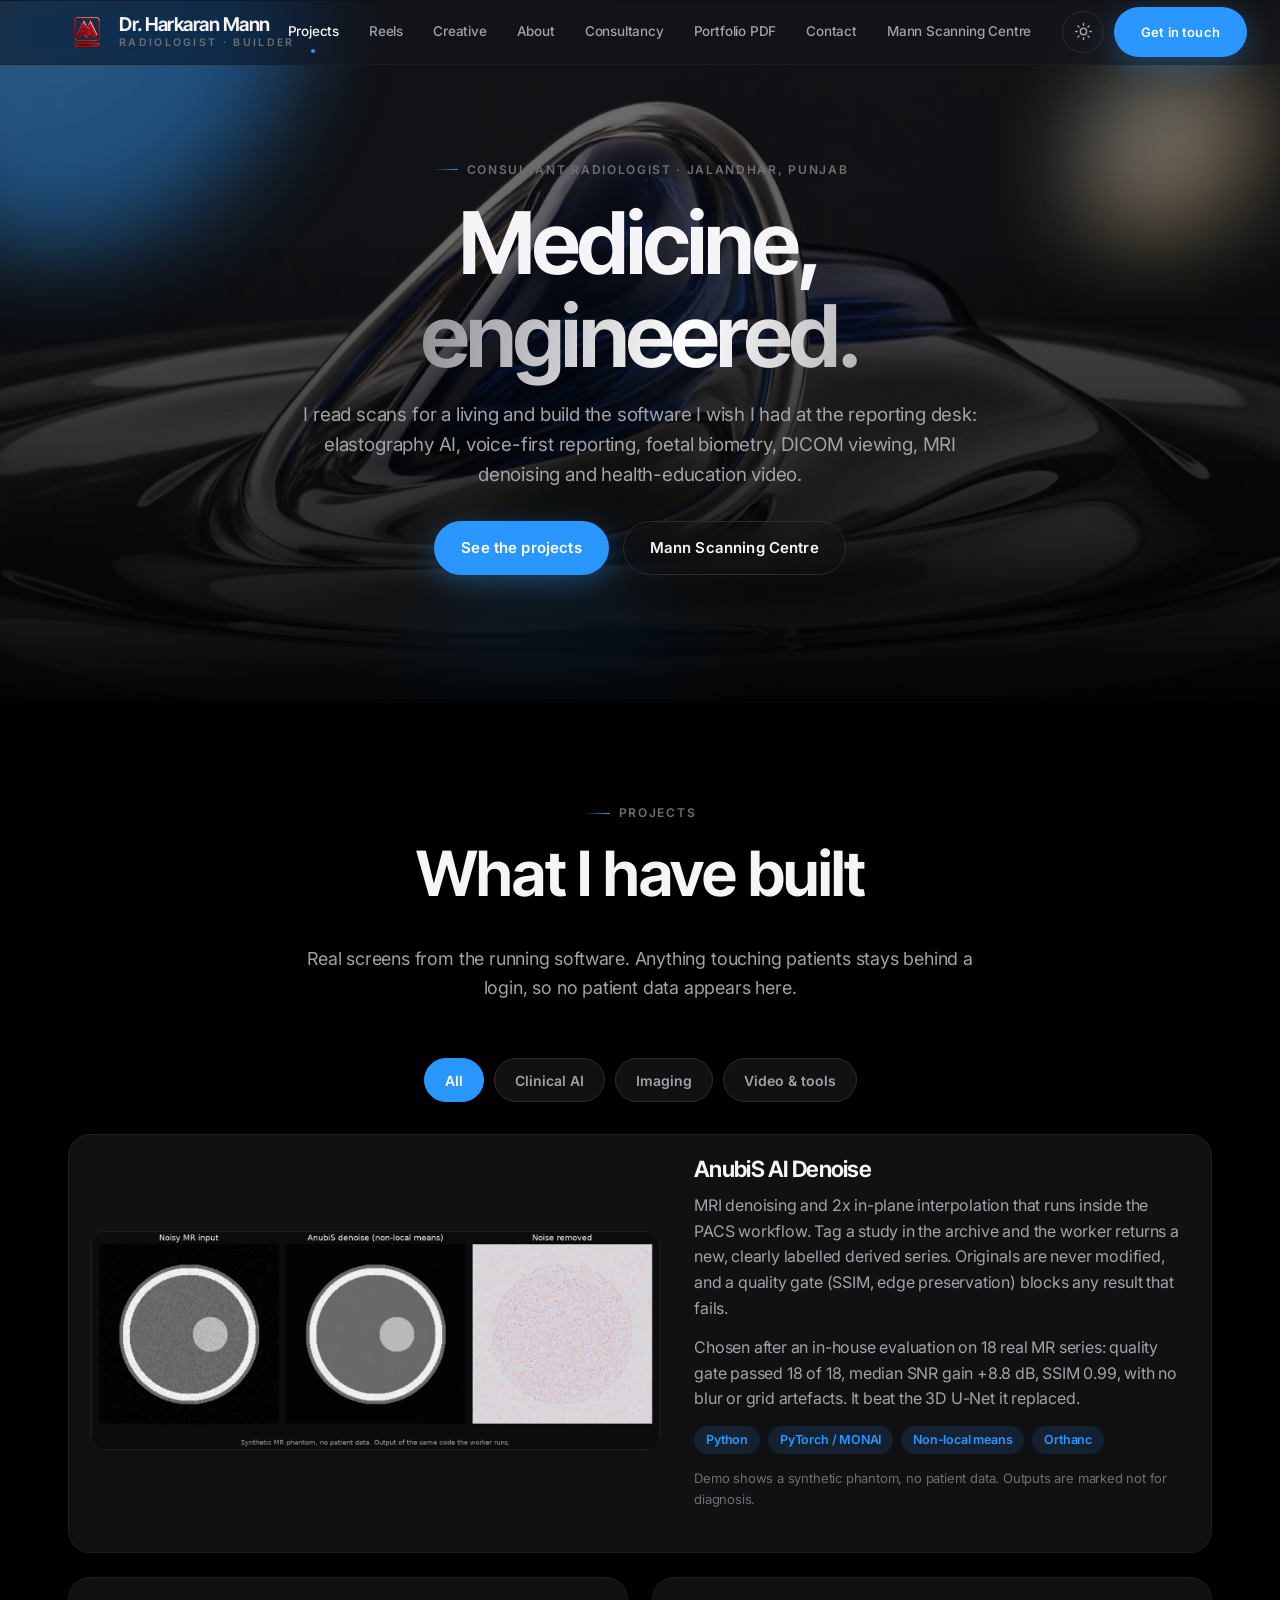
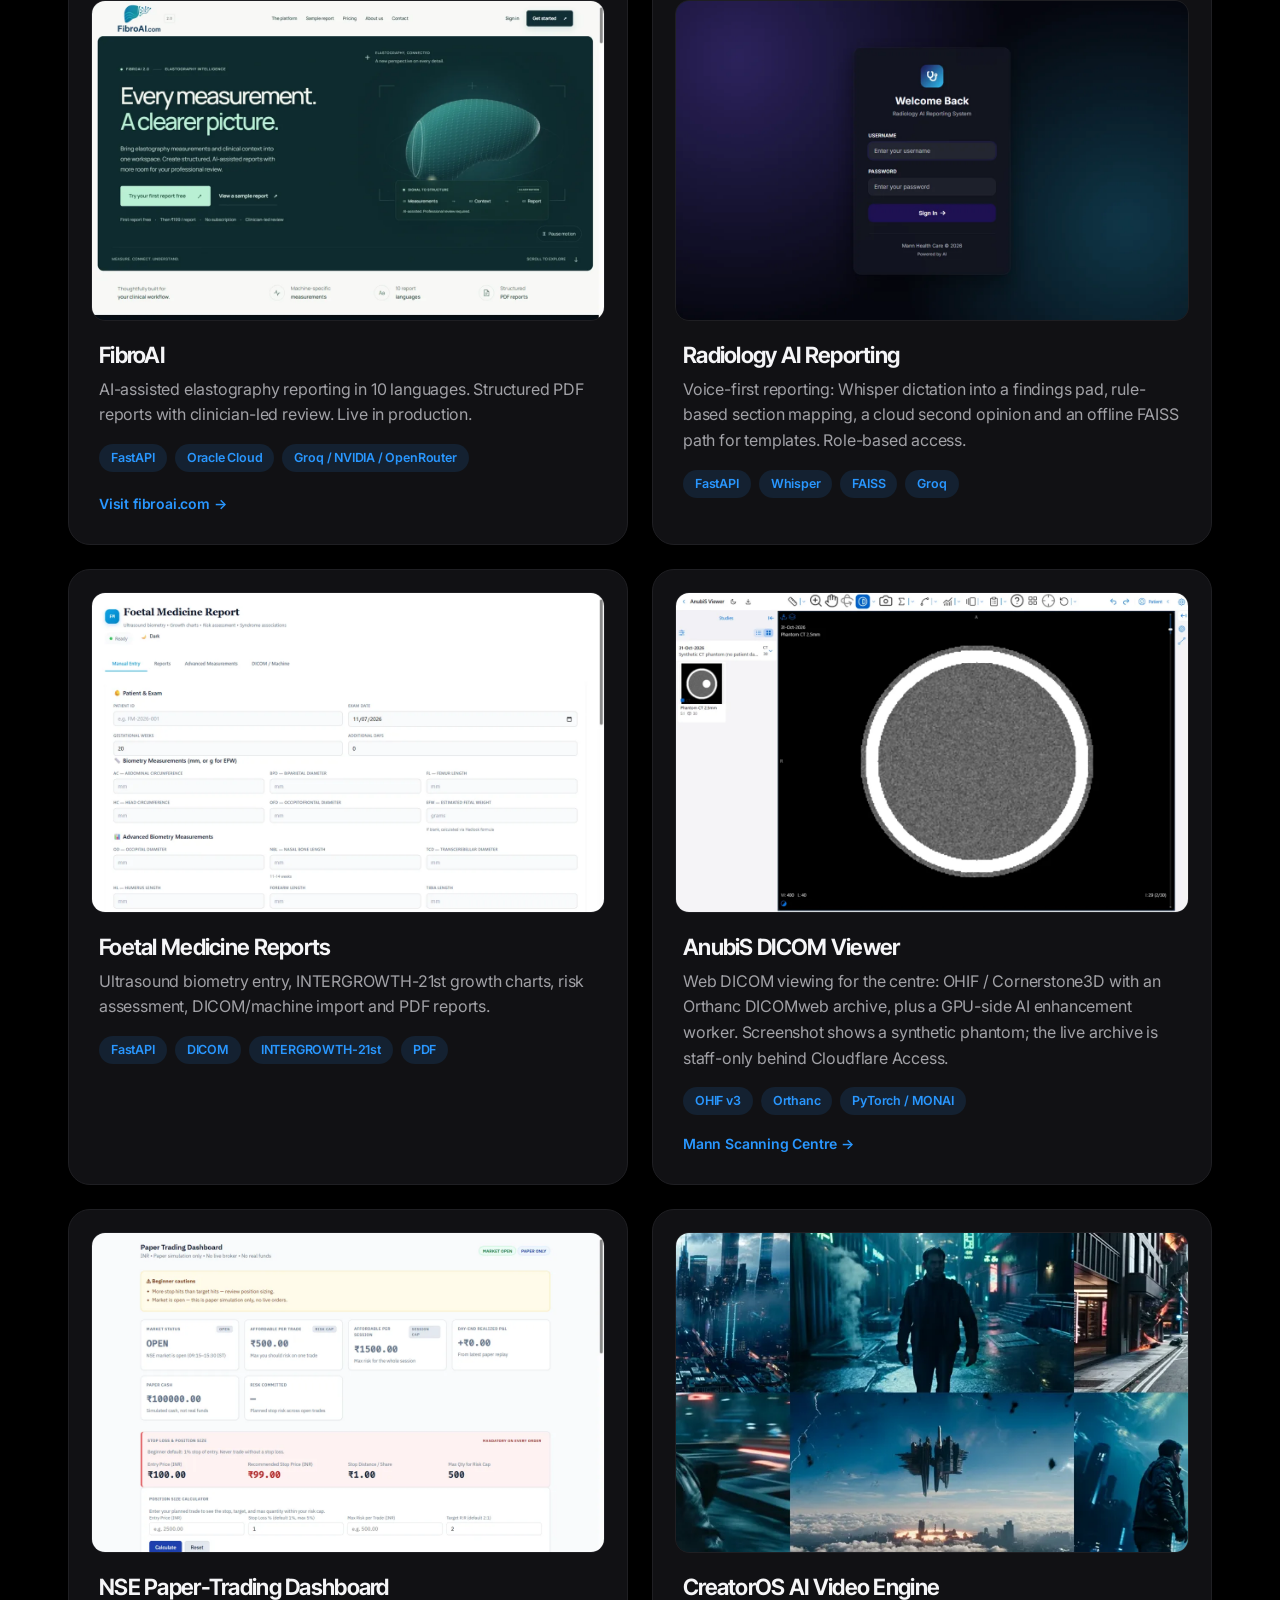
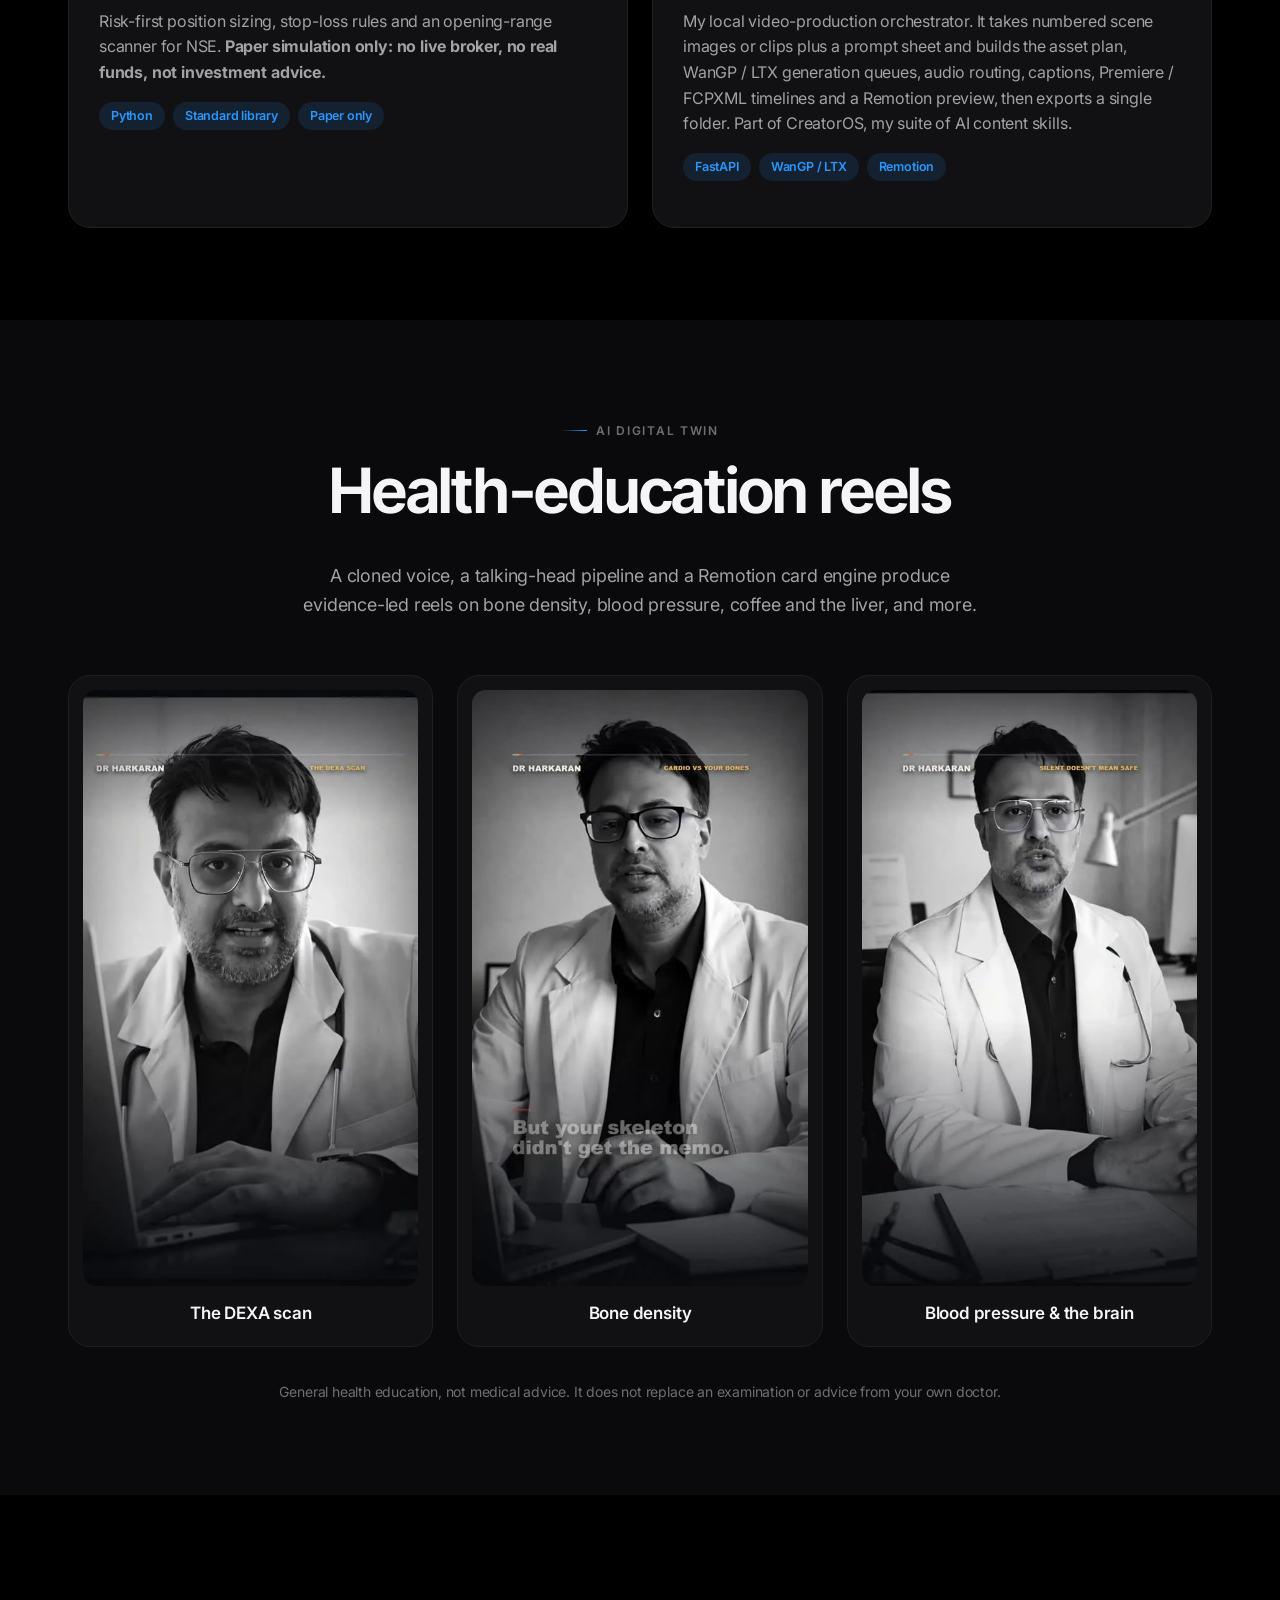
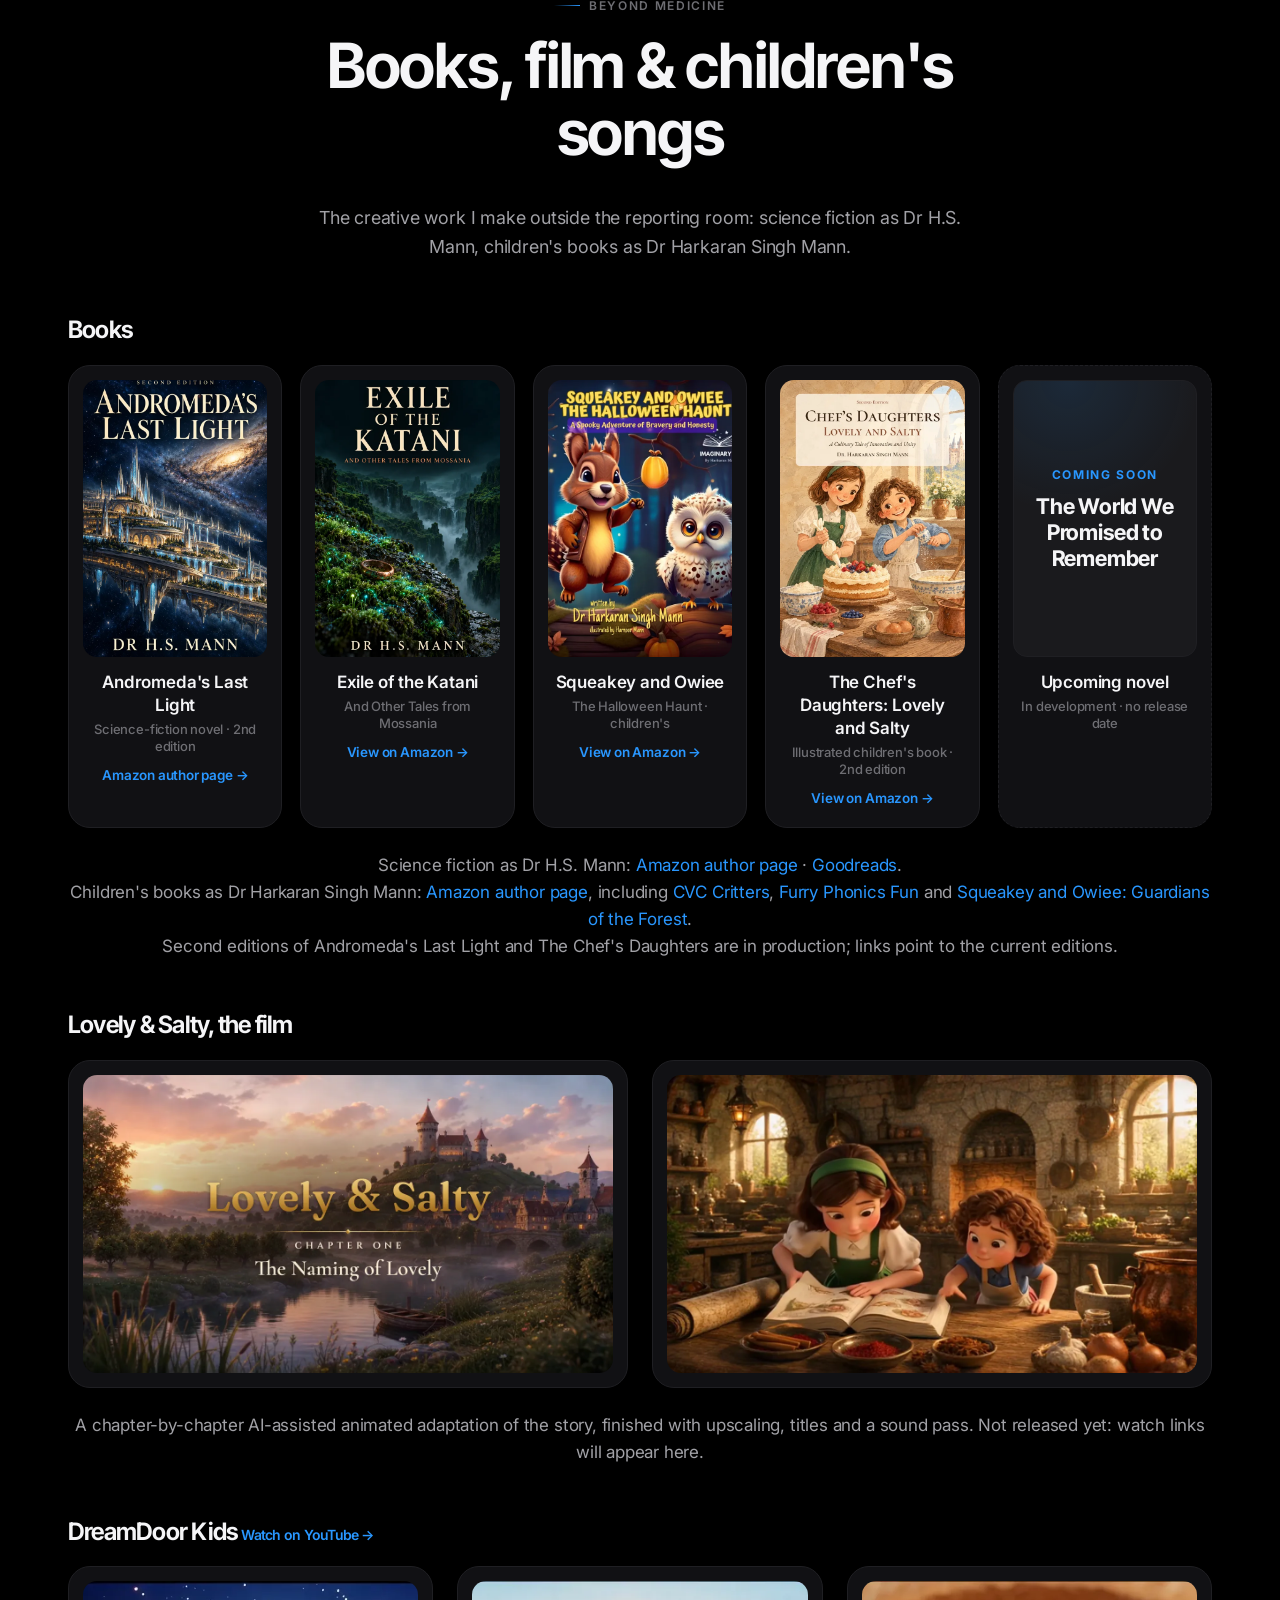
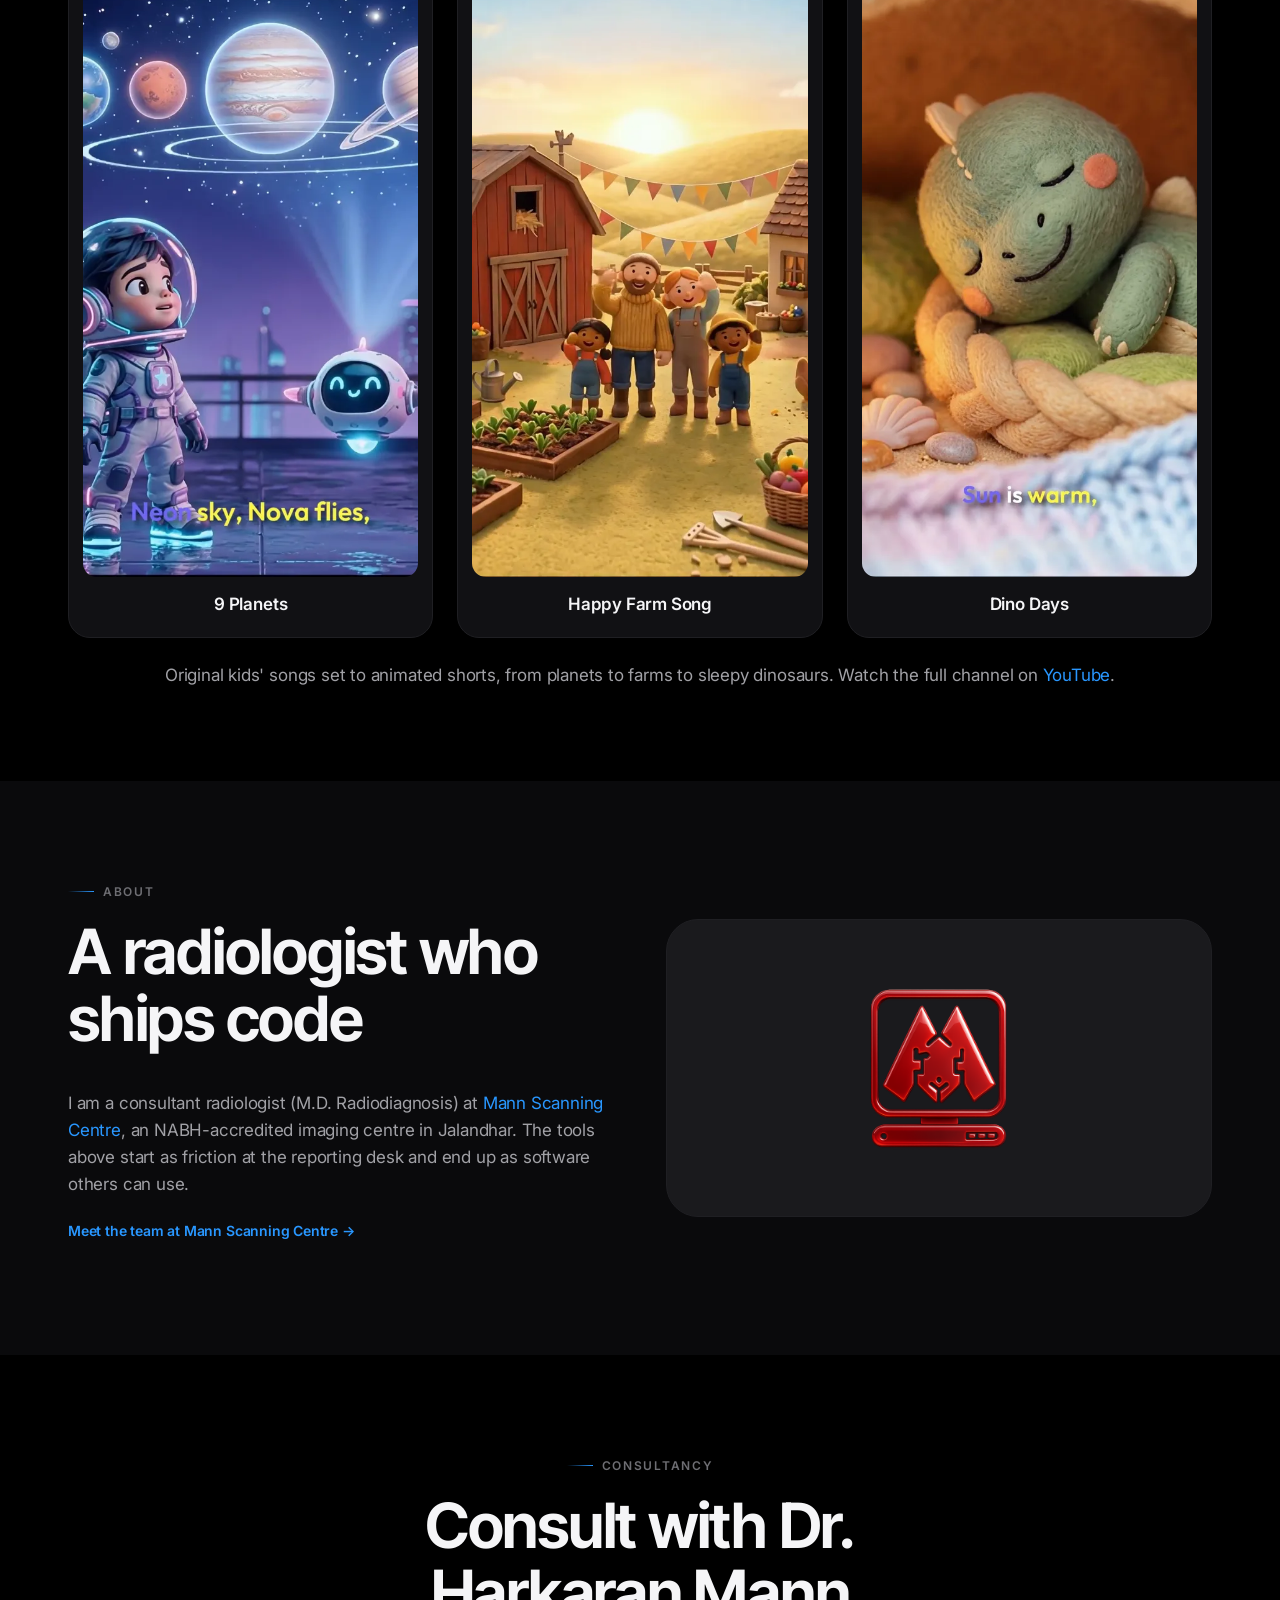
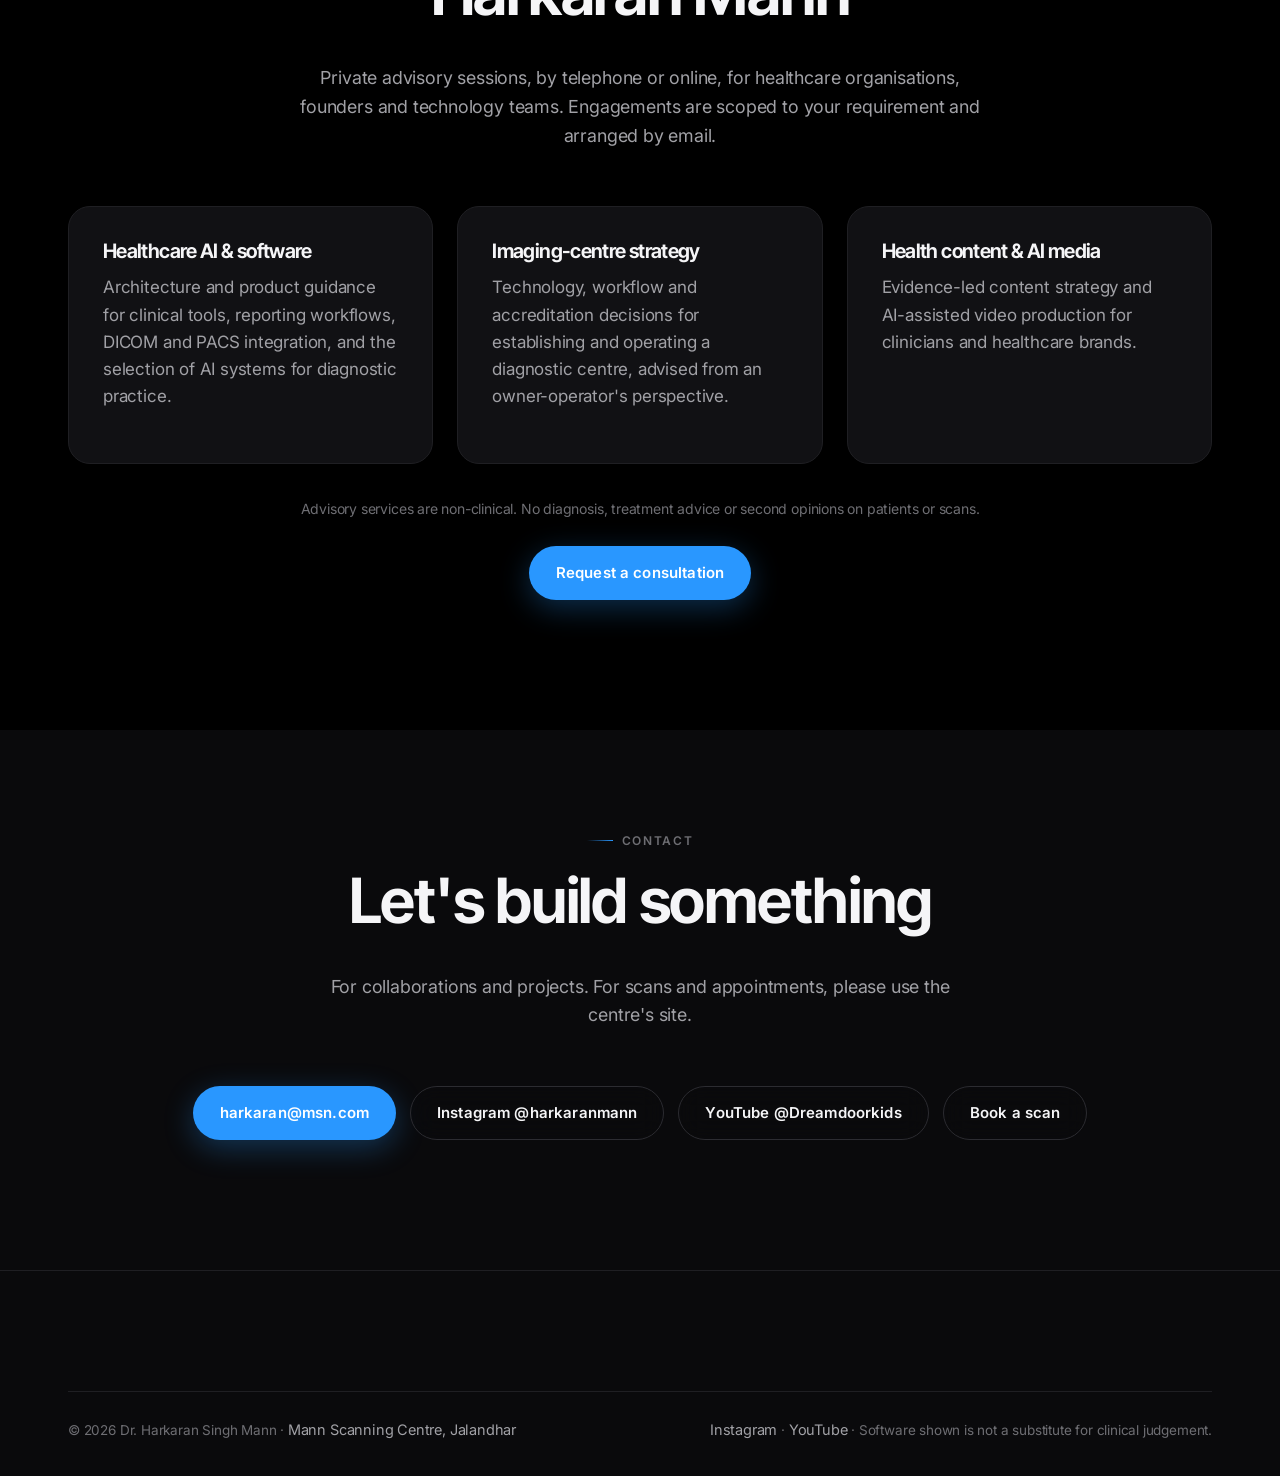
<file: index.html>
<!DOCTYPE html>
<html lang="en" data-theme="dark">
<head>
  <meta charset="UTF-8" />
  <meta name="viewport" content="width=device-width, initial-scale=1.0, viewport-fit=cover" />
  <title>Dr. Harkaran Singh Mann | Radiologist &amp; Healthcare-AI Builder</title>
  <meta name="description" content="Dr. Harkaran Singh Mann, consultant radiologist at Mann Scanning Centre, Jalandhar, builds clinical AI software: FibroAI, radiology reporting, foetal medicine, DICOM viewing and health-education video." />
  <link rel="canonical" href="https://harkaranmann.mannscan.in/" />
  <link rel="icon" type="image/x-icon" href="favicon.ico" />
  <link rel="preconnect" href="https://fonts.googleapis.com" />
  <link rel="preconnect" href="https://fonts.gstatic.com" crossorigin />
  <link href="https://fonts.googleapis.com/css2?family=Inter:wght@400;500;600;700&family=Inter+Tight:wght@500;600;700&display=swap" rel="stylesheet" />
  <link rel="stylesheet" href="css/style.css" />
  <link rel="stylesheet" href="css/personal.css" />
  <script src="js/site.js"></script>
</head>
<body>
  <a class="skip" href="#projects">Skip to projects</a>

  <header class="site-header">
    <div class="container nav">
      <a class="brand" href="https://mannscan.in/" style="text-decoration:none">
        <img src="images/logo.png" alt="Mann Scanning Centre logo" />
        <span class="brand-name">Dr. Harkaran Mann<small>Radiologist &middot; Builder</small></span>
      </a>
      <nav class="nav-links" aria-label="Primary">
        <a href="#projects" class="active">Projects</a>
        <a href="#reels">Reels</a>
        <a href="#creative">Creative</a>
        <a href="#about">About</a>
        <a href="#consulting">Consultancy</a>
        <a href="portfolio-pdf.html">Portfolio PDF</a>
        <a href="#contact">Contact</a>
        <a href="https://mannscan.in/">Mann Scanning Centre</a>
      </nav>
      <div class="nav-actions">
        <button class="icon-btn" onclick="toggleTheme()" aria-label="Toggle dark mode" title="Toggle theme">
          <svg class="theme-icon-moon" viewBox="0 0 24 24" fill="none" stroke="currentColor" stroke-width="1.8" stroke-linecap="round" stroke-linejoin="round"><path d="M21 12.79A9 9 0 1 1 11.21 3 7 7 0 0 0 21 12.79z"/></svg>
          <svg class="theme-icon-sun" style="display:none" viewBox="0 0 24 24" fill="none" stroke="currentColor" stroke-width="1.8" stroke-linecap="round" stroke-linejoin="round"><circle cx="12" cy="12" r="4"/><path d="M12 2v2M12 20v2M4.93 4.93l1.41 1.41M17.66 17.66l1.41 1.41M2 12h2M20 12h2M4.93 19.07l1.41-1.41M17.66 6.34l1.41-1.41"/></svg>
        </button>
        <a href="#contact" class="btn btn--primary nav-cta">Get in touch</a>
        <button class="nav-toggle" onclick="toggleNav()" aria-label="Open menu">
          <svg viewBox="0 0 24 24" fill="none" stroke="currentColor" stroke-width="1.8" stroke-linecap="round"><path d="M3 6h18M3 12h18M3 18h18"/></svg>
        </button>
      </div>
    </div>
  </header>

  <section class="page-hero">
    <div class="hero__bg"></div>
    <div class="container page-hero__inner reveal visible">
      <span class="eyebrow eyebrow--center">Consultant radiologist &middot; Jalandhar, Punjab</span>
      <h1>Medicine, <span class="chrome">engineered.</span></h1>
      <p>I read scans for a living and build the software I wish I had at the reporting desk: elastography AI, voice-first reporting, foetal biometry, DICOM viewing, MRI denoising and health-education video.</p>
      <div class="hero__actions" style="justify-content:center; margin-top:30px;">
        <a href="#projects" class="btn btn--primary">See the projects</a>
        <a href="https://mannscan.in/" class="btn btn--ghost">Mann Scanning Centre</a>
      </div>
    </div>
  </section>

  <section class="section" id="projects">
    <div class="container">
      <div class="section__head reveal">
        <span class="eyebrow eyebrow--center">Projects</span>
        <h2 class="section__title">What I have built</h2>
        <p class="section__intro">Real screens from the running software. Anything touching patients stays behind a login, so no patient data appears here.</p>
      </div>

      <div class="filters" role="group" aria-label="Filter projects">
        <button class="chip is-on" data-f="all" aria-pressed="true">All</button>
        <button class="chip" data-f="clinical" aria-pressed="false">Clinical AI</button>
        <button class="chip" data-f="imaging" aria-pressed="false">Imaging</button>
        <button class="chip" data-f="video" aria-pressed="false">Video &amp; tools</button>
      </div>

      <div class="grid grid--2" id="projGrid">
        <article class="card card--hover proj feature reveal" data-cat="imaging">
          <div class="shot"><img width="1400" height="538" src="shots/denoise.webp" alt="MRI denoising: noisy synthetic phantom, denoised result and the noise removed" loading="lazy" /></div>
          <div class="feature__body">
            <h3>AnubiS AI Denoise</h3>
            <p>MRI denoising and 2x in-plane interpolation that runs inside the PACS workflow. Tag a study in the archive and the worker returns a new, clearly labelled derived series. Originals are never modified, and a quality gate (SSIM, edge preservation) blocks any result that fails.</p>
            <p>Chosen after an in-house evaluation on 18 real MR series: quality gate passed 18 of 18, median SNR gain +8.8 dB, SSIM 0.99, with no blur or grid artefacts. It beat the 3D U-Net it replaced.</p>
            <div class="tags"><span>Python</span><span>PyTorch / MONAI</span><span>Non-local means</span><span>Orthanc</span></div>
            <p class="fine">Demo shows a synthetic phantom, no patient data. Outputs are marked not for diagnosis.</p>
          </div>
        </article>

        <article class="card card--hover proj reveal" data-cat="clinical">
          <a class="shot" href="https://fibroai.com" target="_blank" rel="noopener"><img width="1200" height="750" src="shots/fibroai.webp" alt="FibroAI landing page" loading="lazy" /></a>
          <h3>FibroAI</h3>
          <p>AI-assisted elastography reporting in 10 languages. Structured PDF reports with clinician-led review. Live in production.</p>
          <div class="tags"><span>FastAPI</span><span>Oracle Cloud</span><span>Groq / NVIDIA / OpenRouter</span></div>
          <a class="svc-card__link" href="https://fibroai.com" target="_blank" rel="noopener">Visit fibroai.com &rarr;</a>
        </article>

        <article class="card card--hover proj reveal" data-cat="clinical">
          <div class="shot"><img width="1200" height="750" src="shots/radiology.webp" alt="Radiology AI Reporting System login screen" loading="lazy" /></div>
          <h3>Radiology AI Reporting</h3>
          <p>Voice-first reporting: Whisper dictation into a findings pad, rule-based section mapping, a cloud second opinion and an offline FAISS path for templates. Role-based access.</p>
          <div class="tags"><span>FastAPI</span><span>Whisper</span><span>FAISS</span><span>Groq</span></div>
        </article>

        <article class="card card--hover proj reveal" data-cat="imaging">
          <div class="shot"><img width="1200" height="750" src="shots/foetal.webp" alt="Foetal Medicine report entry screen" loading="lazy" /></div>
          <h3>Foetal Medicine Reports</h3>
          <p>Ultrasound biometry entry, INTERGROWTH-21st growth charts, risk assessment, DICOM/machine import and PDF reports.</p>
          <div class="tags"><span>FastAPI</span><span>DICOM</span><span>INTERGROWTH-21st</span><span>PDF</span></div>
        </article>

        <article class="card card--hover proj reveal" data-cat="imaging">
          <div class="shot"><img width="1200" height="750" src="shots/anubis.webp" alt="AnubiS web DICOM viewer showing a synthetic CT phantom" loading="lazy" /></div>
          <h3>AnubiS DICOM Viewer</h3>
          <p>Web DICOM viewing for the centre: OHIF / Cornerstone3D with an Orthanc DICOMweb archive, plus a GPU-side AI enhancement worker. Screenshot shows a synthetic phantom; the live archive is staff-only behind Cloudflare Access.</p>
          <div class="tags"><span>OHIF v3</span><span>Orthanc</span><span>PyTorch / MONAI</span></div>
          <a class="svc-card__link" href="https://mannscan.in/" target="_blank" rel="noopener">Mann Scanning Centre &rarr;</a>
        </article>

        <article class="card card--hover proj reveal" data-cat="video">
          <div class="shot"><img width="1200" height="750" src="shots/trading.webp" alt="Paper trading dashboard" loading="lazy" /></div>
          <h3>NSE Paper-Trading Dashboard</h3>
          <p>Risk-first position sizing, stop-loss rules and an opening-range scanner for NSE. <strong>Paper simulation only: no live broker, no real funds, not investment advice.</strong></p>
          <div class="tags"><span>Python</span><span>Standard library</span><span>Paper only</span></div>
        </article>

        <article class="card card--hover proj reveal" data-cat="video">
          <div class="shot"><img width="1200" height="450" src="shots/ai-video-engine.webp" alt="Cinematic frames generated with the AI Video Engine pipeline" loading="lazy" /></div>
          <h3>CreatorOS AI Video Engine</h3>
          <p>My local video-production orchestrator. It takes numbered scene images or clips plus a prompt sheet and builds the asset plan, WanGP / LTX generation queues, audio routing, captions, Premiere / FCPXML timelines and a Remotion preview, then exports a single folder. Part of CreatorOS, my suite of AI content skills.</p>
          <div class="tags"><span>FastAPI</span><span>WanGP / LTX</span><span>Remotion</span></div>
        </article>
      </div>
    </div>
  </section>

  <section class="section section--alt" id="reels">
    <div class="container">
      <div class="section__head reveal">
        <span class="eyebrow eyebrow--center">AI digital twin</span>
        <h2 class="section__title">Health-education reels</h2>
        <p class="section__intro">A cloned voice, a talking-head pipeline and a Remotion card engine produce evidence-led reels on bone density, blood pressure, coffee and the liver, and more.</p>
      </div>
      <div class="grid grid--3">
        <figure class="card card--hover reel-shot reveal"><img width="540" height="960" src="shots/reel1.webp" alt="Reel: The DEXA scan" loading="lazy" /><figcaption>The DEXA scan</figcaption></figure>
        <figure class="card card--hover reel-shot reveal"><img width="540" height="960" src="shots/reel2.webp" alt="Reel: bone density" loading="lazy" /><figcaption>Bone density</figcaption></figure>
        <figure class="card card--hover reel-shot reveal"><img width="540" height="960" src="shots/reel3.webp" alt="Reel: blood pressure and the brain" loading="lazy" /><figcaption>Blood pressure &amp; the brain</figcaption></figure>
      </div>
      <p class="disclaimer reveal">General health education, not medical advice. It does not replace an examination or advice from your own doctor.</p>
    </div>
  </section>

  <section class="section" id="creative">
    <div class="container">
      <div class="section__head reveal">
        <span class="eyebrow eyebrow--center">Beyond medicine</span>
        <h2 class="section__title">Books, film &amp; children's songs</h2>
        <p class="section__intro">The creative work I make outside the reporting room: science fiction as Dr H.S. Mann, children's books as Dr Harkaran Singh Mann.</p>
      </div>

      <h3 class="sub reveal">Books</h3>
      <div class="grid books">
        <figure class="card card--hover cover reveal"><img width="600" height="900" src="shots/book-andromeda.webp" alt="Andromeda's Last Light, second edition, book cover" loading="lazy" /><figcaption>Andromeda's Last Light<small>Science-fiction novel &middot; 2nd edition</small><a class="svc-card__link" href="https://www.amazon.com/stores/author/B0CG239G4R/allbooks" target="_blank" rel="noopener">Amazon author page &rarr;</a></figcaption></figure>
        <figure class="card card--hover cover reveal"><img width="600" height="900" src="shots/book-exile.webp" alt="Exile of the Katani and Other Tales from Mossania, book cover" loading="lazy" /><figcaption>Exile of the Katani<small>And Other Tales from Mossania</small><a class="svc-card__link" href="https://www.amazon.com/dp/B0CJ49NKCL" target="_blank" rel="noopener">View on Amazon &rarr;</a></figcaption></figure>
        <figure class="card card--hover cover reveal"><img width="600" height="900" src="shots/book-halloween.webp" alt="Squeakey and Owiee: The Halloween Haunt, children's book cover" loading="lazy" /><figcaption>Squeakey and Owiee<small>The Halloween Haunt &middot; children's</small><a class="svc-card__link" href="https://www.amazon.com/dp/173804243X" target="_blank" rel="noopener">View on Amazon &rarr;</a></figcaption></figure>
        <figure class="card card--hover cover reveal"><img width="600" height="960" src="shots/book-salty.webp" alt="The Chef's Daughters: Lovely and Salty, book cover" loading="lazy" /><figcaption>The Chef's Daughters: Lovely and Salty<small>Illustrated children's book &middot; 2nd edition</small><a class="svc-card__link" href="https://www.amazon.ca/dp/B0CGKYH9T2" target="_blank" rel="noopener">View on Amazon &rarr;</a></figcaption></figure>
        <figure class="card cover soon reveal"><div class="soon__art" role="img" aria-label="Upcoming novel, cover to be announced"><span>Coming soon</span><b>The World We Promised to Remember</b></div><figcaption>Upcoming novel<small>In development &middot; no release date</small></figcaption></figure>
      </div>

            <p class="note reveal">Science fiction as Dr H.S. Mann: <a href="https://www.amazon.com/stores/author/B0CG239G4R/allbooks" target="_blank" rel="noopener">Amazon author page</a> &middot; <a href="https://www.goodreads.com/author/show/44021193.Dr_H_S_Mann" target="_blank" rel="noopener">Goodreads</a>.<br />Children's books as Dr Harkaran Singh Mann: <a href="https://www.amazon.com/stores/author/B0CCD9XYBL/allbooks" target="_blank" rel="noopener">Amazon author page</a>, including <a href="https://www.amazon.com/dp/1738042413" target="_blank" rel="noopener">CVC Critters</a>, <a href="https://www.amazon.com/dp/1738042421" target="_blank" rel="noopener">Furry Phonics Fun</a> and <a href="https://www.amazon.in/dp/B0CCD4RLCM" target="_blank" rel="noopener">Squeakey and Owiee: Guardians of the Forest</a>.<br />Second editions of Andromeda's Last Light and The Chef's Daughters are in production; links point to the current editions.</p>

      <h3 class="sub reveal">Lovely &amp; Salty, the film</h3>
      <div class="grid grid--2">
        <figure class="card card--hover wide reveal"><img width="1200" height="675" src="shots/film1.webp" alt="Lovely and Salty film title card, Chapter One: The Naming of Lovely" loading="lazy" /></figure>
        <figure class="card card--hover wide reveal"><img width="1200" height="675" src="shots/film2.webp" alt="Still from the Lovely and Salty film: the two sisters reading a recipe book in the kitchen" loading="lazy" /></figure>
      </div>
      <p class="note reveal">A chapter-by-chapter AI-assisted animated adaptation of the story, finished with upscaling, titles and a sound pass. Not released yet: watch links will appear here.</p>

      <h3 class="sub reveal">DreamDoor Kids <a class="svc-card__link" href="https://www.youtube.com/@Dreamdoorkids" target="_blank" rel="noopener">Watch on YouTube &rarr;</a></h3>
      <div class="grid grid--3">
        <figure class="card card--hover reel-shot reveal"><a href="https://www.youtube.com/@Dreamdoorkids" target="_blank" rel="noopener"><img width="540" height="960" src="shots/dd-9-planets.webp" alt="DreamDoor Kids short: 9 planets song" loading="lazy" /></a><figcaption>9 Planets</figcaption></figure>
        <figure class="card card--hover reel-shot reveal"><a href="https://www.youtube.com/@Dreamdoorkids" target="_blank" rel="noopener"><img width="540" height="960" src="shots/dd-happy-farm-song.webp" alt="DreamDoor Kids short: Happy Farm song" loading="lazy" /></a><figcaption>Happy Farm Song</figcaption></figure>
        <figure class="card card--hover reel-shot reveal"><a href="https://www.youtube.com/@Dreamdoorkids" target="_blank" rel="noopener"><img width="540" height="960" src="shots/dd-dino-days.webp" alt="DreamDoor Kids short: Dino Days" loading="lazy" /></a><figcaption>Dino Days</figcaption></figure>
      </div>
      <p class="note reveal">Original kids' songs set to animated shorts, from planets to farms to sleepy dinosaurs. Watch the full channel on <a href="https://www.youtube.com/@Dreamdoorkids" target="_blank" rel="noopener">YouTube</a>.</p>
    </div>
  </section>

  <section class="section section--alt" id="about">
    <div class="container grid grid--2" style="align-items:center; gap:52px;">
      <div class="reveal">
        <span class="eyebrow">About</span>
        <h2 class="section__title">A radiologist who ships code</h2>
        <p>I am a consultant radiologist (M.D. Radiodiagnosis) at <a href="https://mannscan.in/">Mann Scanning Centre</a>, an NABH-accredited imaging centre in Jalandhar. The tools above start as friction at the reporting desk and end up as software others can use.</p>
        <p><a class="svc-card__link" href="https://mannscan.in/about.html">Meet the team at Mann Scanning Centre &rarr;</a></p>
      </div>
      <div class="reveal logo-panel"><img src="images/logo.png" alt="Mann Scanning Centre" loading="lazy" /></div>
    </div>
  </section>

  <section class="section" id="consulting">
    <div class="container">
      <div class="section__head reveal">
        <span class="eyebrow eyebrow--center">Consultancy</span>
        <h2 class="section__title">Consult with Dr. Harkaran Mann</h2>
        <p class="section__intro">Private advisory sessions, by telephone or online, for healthcare organisations, founders and technology teams. Engagements are scoped to your requirement and arranged by email.</p>
      </div>
      <div class="grid grid--3">
        <div class="card reveal"><h3>Healthcare AI &amp; software</h3><p>Architecture and product guidance for clinical tools, reporting workflows, DICOM and PACS integration, and the selection of AI systems for diagnostic practice.</p></div>
        <div class="card reveal"><h3>Imaging-centre strategy</h3><p>Technology, workflow and accreditation decisions for establishing and operating a diagnostic centre, advised from an owner-operator's perspective.</p></div>
        <div class="card reveal"><h3>Health content &amp; AI media</h3><p>Evidence-led content strategy and AI-assisted video production for clinicians and healthcare brands.</p></div>
      </div>
      <p class="disclaimer reveal">Advisory services are non-clinical. No diagnosis, treatment advice or second opinions on patients or scans.</p>
      <div class="hero__actions" style="justify-content:center; margin-top:26px;">
        <a class="btn btn--primary" href="mailto:harkaran@msn.com?subject=Consultancy%20enquiry&body=Name%3A%0AOrganisation%3A%0ABrief%20description%20of%20your%20requirement%3A%0APreferred%20format%20(phone%20or%20online)%3A">Request a consultation</a>
      </div>
    </div>
  </section>

  <section class="section section--alt" id="contact">
    <div class="container">
      <div class="section__head reveal">
        <span class="eyebrow eyebrow--center">Contact</span>
        <h2 class="section__title">Let's build something</h2>
        <p class="section__intro">For collaborations and projects. For scans and appointments, please use the centre's site.</p>
      </div>
      <div class="hero__actions" style="justify-content:center;">
        <a class="btn btn--primary" href="mailto:harkaran@msn.com">harkaran@msn.com</a>
        <a class="btn btn--ghost" href="https://www.instagram.com/harkaranmann/" target="_blank" rel="noopener">Instagram @harkaranmann</a>
        <a class="btn btn--ghost" href="https://www.youtube.com/@Dreamdoorkids" target="_blank" rel="noopener">YouTube @Dreamdoorkids</a>
        <a class="btn btn--ghost" href="https://mannscan.in/contact.html">Book a scan</a>
      </div>
    </div>
  </section>

  <footer class="site-footer">
    <div class="container">
      <div class="footer-bottom">
        <p>&copy; 2026 Dr. Harkaran Singh Mann &middot; <a href="https://mannscan.in/">Mann Scanning Centre, Jalandhar</a></p>
        <p><a href="https://www.instagram.com/harkaranmann/" target="_blank" rel="noopener">Instagram</a> &middot; <a href="https://www.youtube.com/@Dreamdoorkids" target="_blank" rel="noopener">YouTube</a> &middot; Software shown is not a substitute for clinical judgement.</p>
      </div>
    </div>
  </footer>
  <script>
  (function(){var b=document.querySelectorAll('.chip'),c=document.querySelectorAll('#projGrid .proj');
  b.forEach(function(x){x.addEventListener('click',function(){var f=x.dataset.f;
  b.forEach(function(y){var on=y===x;y.classList.toggle('is-on',on);y.setAttribute('aria-pressed',on)});
  c.forEach(function(a){a.hidden=!(f==='all'||a.dataset.cat===f)})})})})();
  </script>
</body>
</html>
</file>
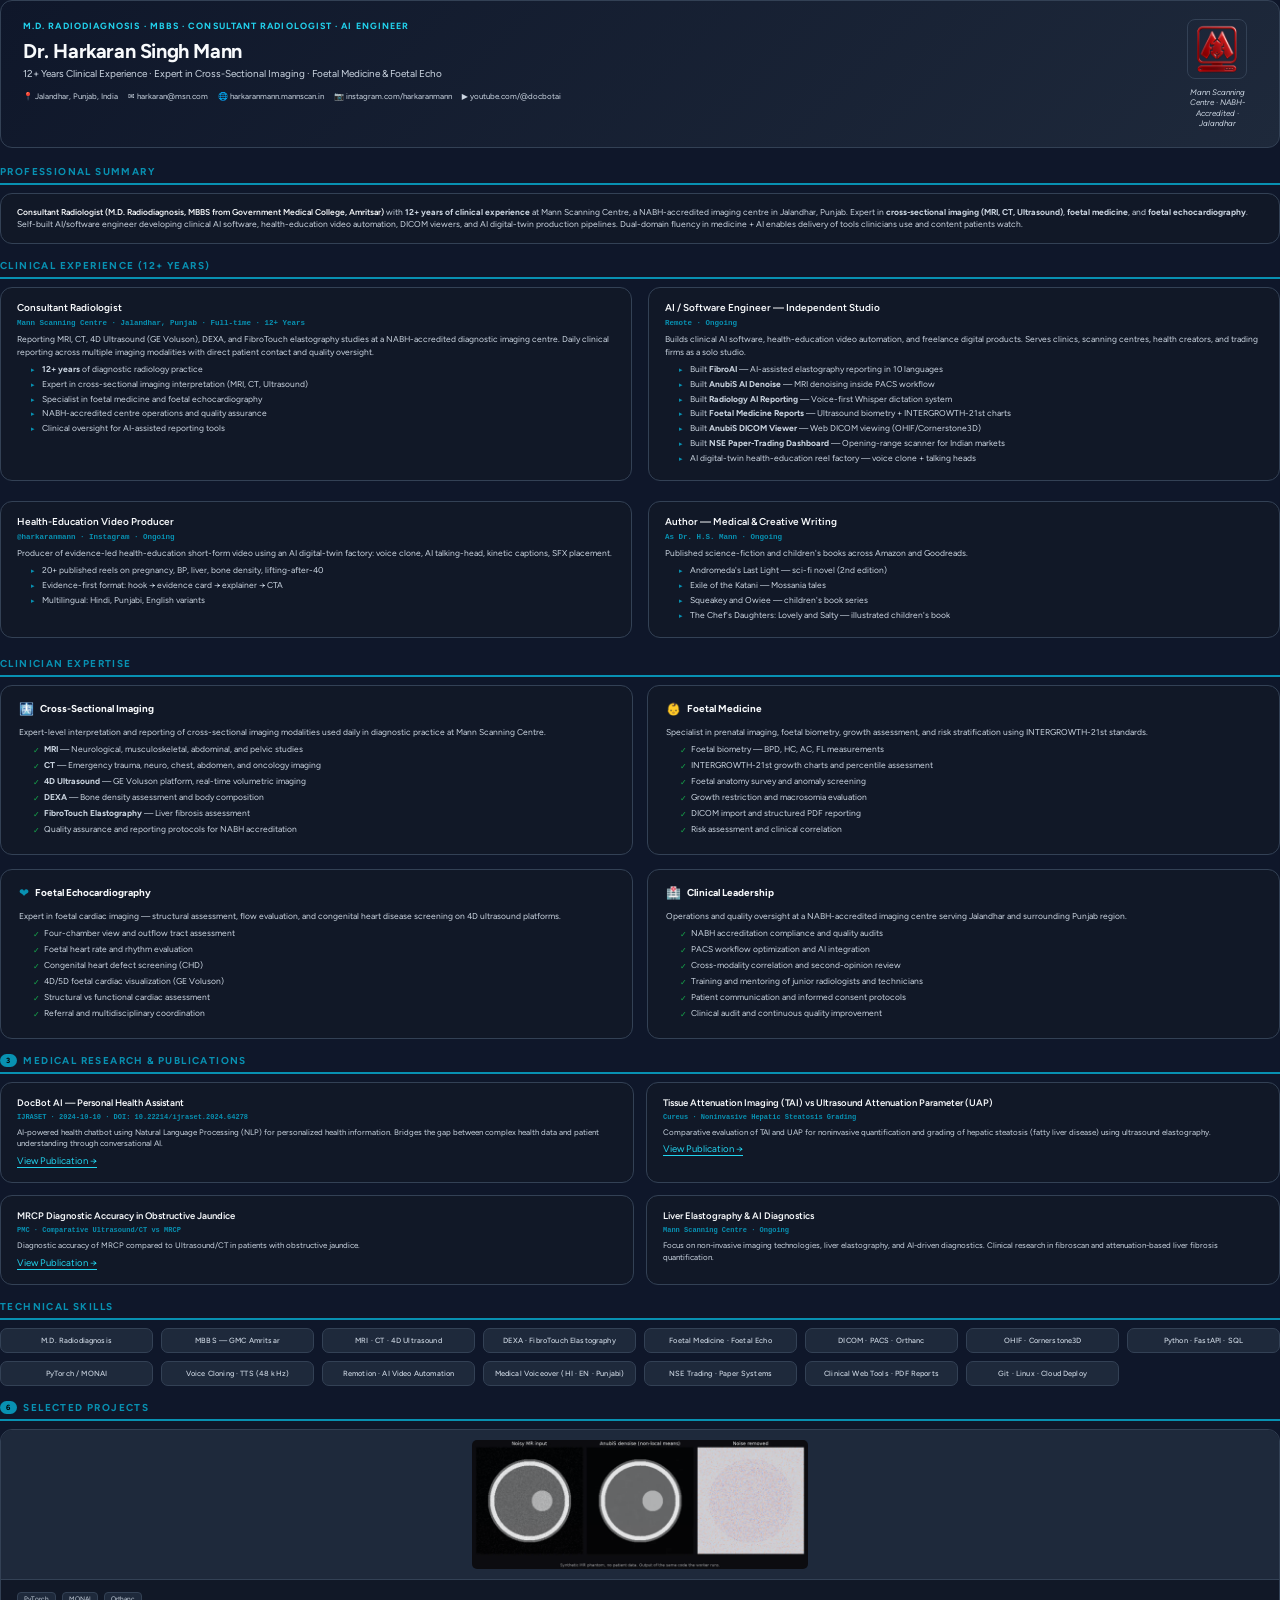
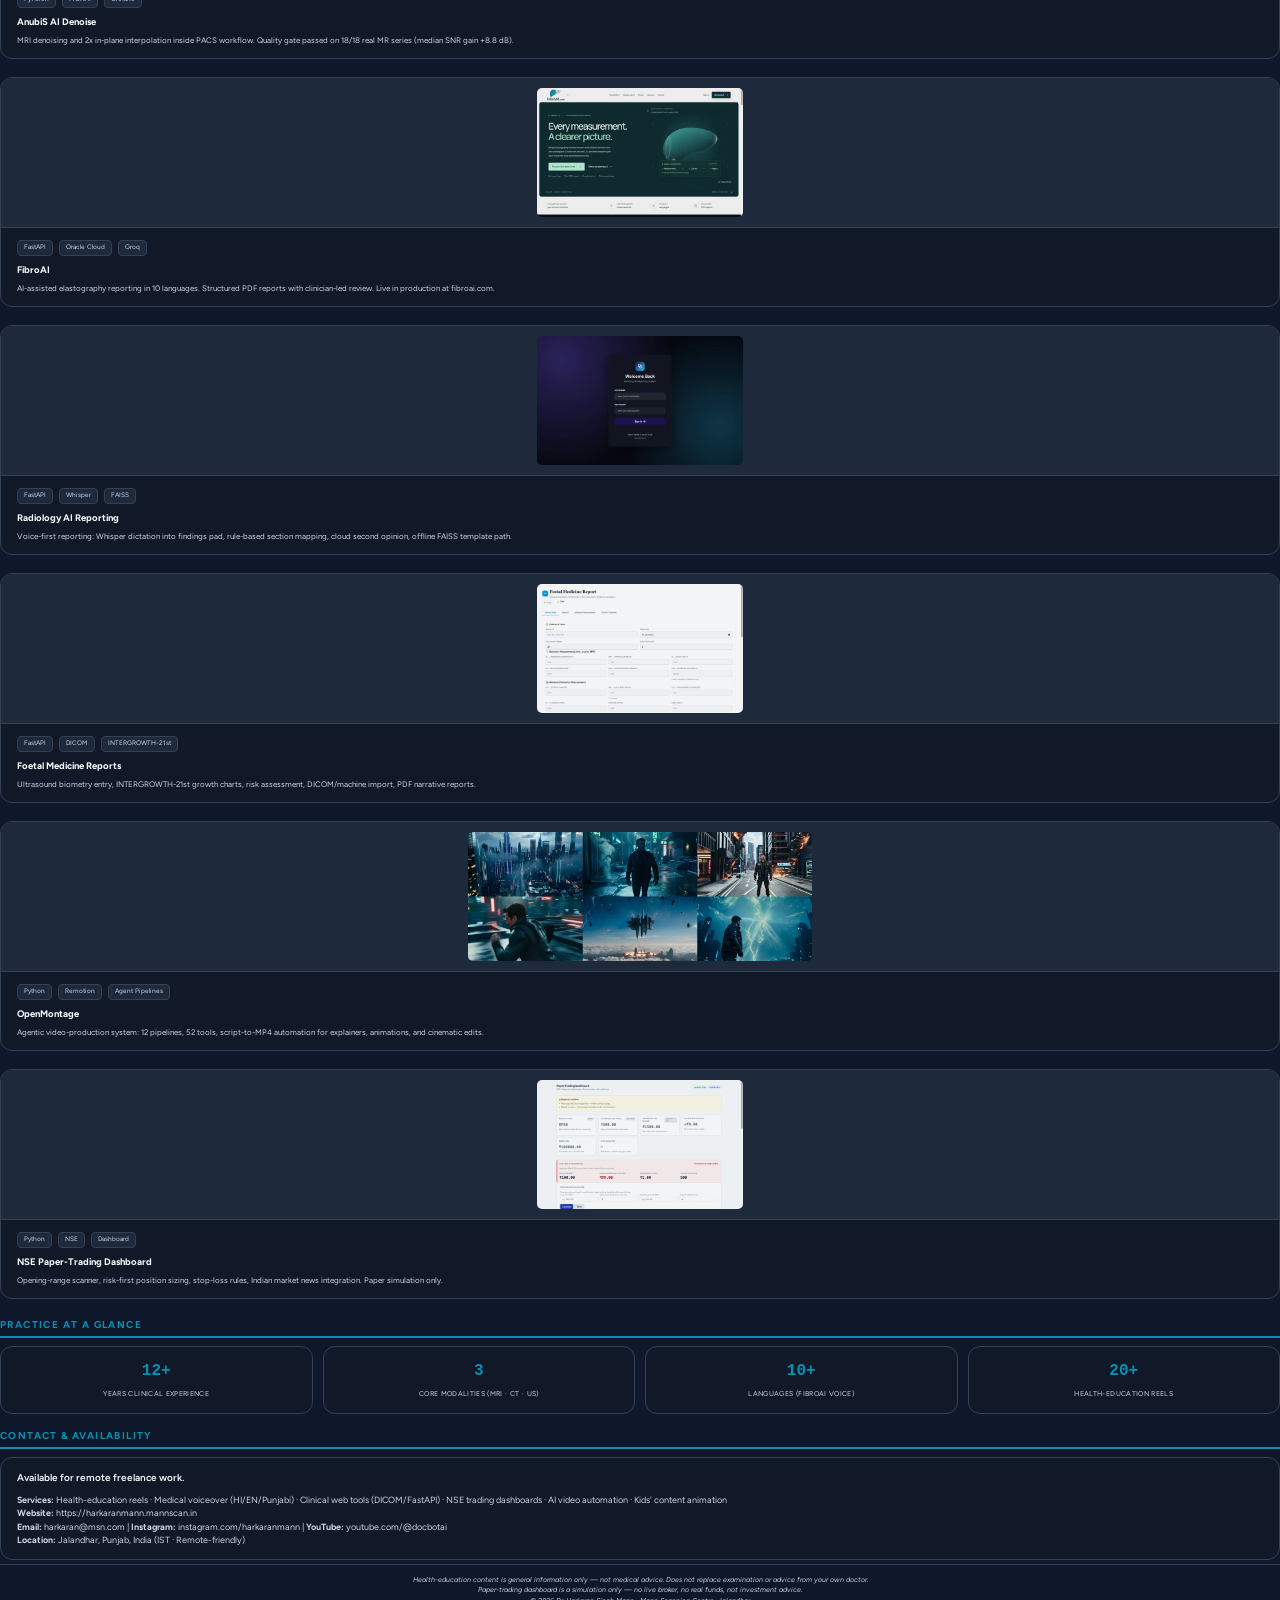
<file: portfolio-pdf.html>
<!DOCTYPE html>
<html lang="en">
<head>
<meta charset="UTF-8">
<meta name="viewport" content="width=device-width, initial-scale=1.0">
<title>Dr. Harkaran Singh Mann — Professional Portfolio | Radiologist + AI Engineer</title>
<!-- Design system fonts per ui-ux-pro-max: Figtree / Noto Sans -->
<link rel="preconnect" href="https://fonts.googleapis.com">
<link rel="preconnect" href="https://fonts.gstatic.com" crossorigin>
<link href="https://fonts.googleapis.com/css2?family=Figtree:wght@300;400;500;600;700&family=Noto+Sans:wght@300;400;500;700&display=swap" rel="stylesheet">
<style>
  /* ============ DESIGN SYSTEM — ui-ux-pro-max ============
     Pattern: Trust & Authority + Conversion
     Style: Accessible & Ethical (Healthcare)
     Colors: Medical teal + health green
     Typography: Figtree / Noto Sans
  ============ */
  :root {
    --color-primary: #0891B2;
    --color-on-primary: #000000;
    --color-secondary: #22D3EE;
    --color-on-secondary: #0F172A;
    --color-accent: #16A34A;
    --color-on-accent: #000000;
    --color-background: #0F172A;
    --color-foreground: #F8FAFC;
    --color-card: #111827;
    --color-card-foreground: #F8FAFC;
    --color-muted: #1E293B;
    --color-muted-foreground: #CBD5E1;
    --color-border: #334155;
    --color-ring: #0891B2;
    --radius: 12px;
    --font-sans: 'Figtree', 'Noto Sans', system-ui, -apple-system, sans-serif;
    --font-mono: 'JetBrains Mono', monospace;
  }

  * { box-sizing: border-box; margin: 0; padding: 0; }

  @page {
    size: A4;
    margin: 14mm 14mm 16mm 14mm;
    @bottom-left {
      content: "Dr. Harkaran Singh Mann — M.D. Radiodiagnosis · MBBS";
      font-family: var(--font-sans);
      font-size: 7px;
      color: var(--color-muted-foreground);
    }
    @bottom-right {
      content: "Page " counter(page) " of " counter(pages);
      font-family: var(--font-sans);
      font-size: 7px;
      color: var(--color-muted-foreground);
    }
    @top-right {
      content: "Professional Portfolio";
      font-family: var(--font-sans);
      font-size: 7px;
      color: var(--color-muted-foreground);
    }
  }

  body {
    background: var(--color-background);
    color: var(--color-foreground);
    font-family: var(--font-sans);
    line-height: 1.5;
    font-size: 9.5px;
    padding: 0;
    max-width: 100%;
    margin: 0 auto;
  }

  a { color: var(--color-primary); text-decoration: none; }
  a.print-only { color: inherit; text-decoration: none; }

  .no-print { display: none; }
  .page-break { page-break-before: always; }
  .avoid-break { page-break-inside: avoid; }

  @media print {
    body { background: #ffffff; color: #000000; font-size: 8.5px; line-height: 1.4; }
    a { color: #000000; text-decoration: none; }
    .header-band { background: #0F172A !important; color: #F8FAFC !important; -webkit-print-color-adjust: exact; }
    .header-left .credentials { color: #22D3EE !important; -webkit-print-color-adjust: exact; }
    .section-title { color: #0891B2 !important; border-bottom-color: #0891B2 !important; -webkit-print-color-adjust: exact; }
    .count { background: #0891B2 !important; color: #000000 !important; -webkit-print-color-adjust: exact; }
    .stat-card .num { color: #0891B2 !important; -webkit-print-color-adjust: exact; }
    .exp-card li::before { color: #0891B2 !important; -webkit-print-color-adjust: exact; }
    .expertise-card li::before { color: #16A34A !important; -webkit-print-color-adjust: exact; }
    .chip { border-color: #666 !important; color: #000 !important; background: #f0f0f0 !important; -webkit-print-color-adjust: exact; }
    .project-thumb img { -webkit-print-color-adjust: exact; }
  }

  /* ============ ACCESSIBILITY ============ */
  :focus-visible {
    outline: 3px solid var(--color-ring);
    outline-offset: 2px;
  }
  .skip-link {
    position: absolute;
    left: -9999px;
    top: 10px;
    z-index: 100;
    background: var(--color-primary);
    color: var(--color-on-primary);
    padding: 8px 16px;
    border-radius: 4px;
    font-family: var(--font-sans);
    font-size: 10px;
    font-weight: 600;
    text-decoration: none;
  }
  .skip-link:focus { left: 10px; }

  /* ============ HEADER ============ */
  .header-band {
    background: linear-gradient(135deg, var(--color-background) 0%, #1E293B 100%);
    border: 1px solid var(--color-border);
    border-radius: var(--radius);
    padding: 18px 22px;
    margin-bottom: 16px;
    color: var(--color-foreground);
  }

  .header-grid { display: grid; grid-template-columns: 1fr 80px; gap: 18px; align-items: flex-start; }

  .header-left h1 {
    font-size: 20px;
    font-weight: 700;
    letter-spacing: -0.02em;
    margin-bottom: 4px;
    line-height: 1.2;
  }

  .header-left .credentials {
    color: var(--color-secondary);
    font-size: 9px;
    font-weight: 700;
    text-transform: uppercase;
    letter-spacing: 0.12em;
    margin-bottom: 6px;
    display: block;
  }

  .header-left .role {
    font-size: 10px;
    color: var(--color-muted-foreground);
    margin-bottom: 10px;
    display: block;
    line-height: 1.3;
  }

  .header-contact { display: flex; flex-wrap: wrap; gap: 10px; font-size: 8px; color: var(--color-muted-foreground); margin-top: 6px; }
  .contact-item { display: flex; align-items: center; gap: 5px; }

  .header-right { text-align: center; display: flex; flex-direction: column; align-items: center; gap: 8px; }
  .logo-img { width: 60px; height: auto; border-radius: 8px; border: 1px solid var(--color-border); }
  .tagline { font-size: 8px; color: var(--color-muted-foreground); font-style: italic; line-height: 1.3; }

  /* ============ SECTIONS ============ */
  .section { margin-bottom: 14px; }

  .section-title {
    font-size: 10px;
    font-weight: 700;
    text-transform: uppercase;
    letter-spacing: 0.14em;
    color: var(--color-primary);
    border-bottom: 2px solid var(--color-primary);
    padding-bottom: 4px;
    margin-bottom: 8px;
    display: flex;
    align-items: center;
    gap: 6px;
  }

  .section-title .count {
    font-size: 7.5px;
    background: var(--color-primary);
    color: #000000;
    padding: 1px 6px;
    border-radius: 8px;
    font-weight: 700;
  }

  /* ============ SUMMARY ============ */
  .summary-box {
    background: var(--color-card);
    border: 1px solid var(--color-border);
    border-radius: var(--radius);
    padding: 12px 16px;
    margin-bottom: 4px;
  }

  .summary-box p { font-size: 8.5px; color: var(--color-muted-foreground); line-height: 1.5; margin: 0; }
  .summary-box .highlight { color: var(--color-foreground); font-weight: 600; }

  /* ============ EXPERIENCE ============ */
  .exp-grid { display: grid; grid-template-columns: 1fr 1fr; gap: 16px; }

  .exp-card {
    background: var(--color-card);
    border: 1px solid var(--color-border);
    border-radius: var(--radius);
    padding: 12px 16px;
    margin-bottom: 4px;
    page-break-inside: avoid;
  }

  .exp-card h3 { font-size: 10px; font-weight: 600; color: var(--color-foreground); margin-bottom: 3px; }
  .exp-card .meta { font-size: 7.5px; color: var(--color-primary); font-family: var(--font-mono); margin-bottom: 4px; font-weight: 600; }
  .exp-card p { font-size: 8.5px; color: var(--color-muted-foreground); margin: 0 0 5px 0; line-height: 1.5; }
  .exp-card ul { margin: 0 0 0 14px; padding: 0; }
  .exp-card li { font-size: 8.5px; color: var(--color-muted-foreground); margin-bottom: 3px; list-style: none; padding-left: 11px; position: relative; line-height: 1.4; }
  .exp-card li::before { content: "▸"; color: var(--color-primary); position: absolute; left: 0; font-size: 7px; top: 1px; }

  /* ============ CLINICIAN EXPERTISE ============ */
  .expertise-grid { display: grid; grid-template-columns: 1fr 1fr; gap: 14px; margin-bottom: 4px; }

  .expertise-card {
    background: var(--color-card);
    border: 1px solid var(--color-border);
    border-radius: var(--radius);
    padding: 14px 18px;
    page-break-inside: avoid;
  }

  .expertise-card h3 {
    font-size: 10px;
    font-weight: 700;
    color: var(--color-foreground);
    margin-bottom: 8px;
    display: flex;
    align-items: center;
    gap: 6px;
  }

  .expertise-card h3 .icon { color: var(--color-primary); font-size: 12px; }

  .expertise-card p { font-size: 8.5px; color: var(--color-muted-foreground); margin-bottom: 6px; line-height: 1.5; }
  .expertise-card ul { margin: 0; padding: 0 0 0 14px; }
  .expertise-card li { font-size: 8.5px; color: var(--color-muted-foreground); margin-bottom: 4px; list-style: none; padding-left: 11px; position: relative; line-height: 1.4; }
  .expertise-card li::before { content: "✓"; color: var(--color-accent); position: absolute; left: 0; font-size: 8px; font-weight: 700; top: 1px; }

  /* ============ SKILLS ============ */
  .skills-grid {
    display: grid;
    grid-template-columns: repeat(auto-fill, minmax(140px, 1fr));
    gap: 8px;
    margin-bottom: 4px;
  }

  .skill-tag {
    font-size: 7.5px;
    background: var(--color-muted);
    border: 1px solid var(--color-border);
    border-radius: 7px;
    padding: 6px 8px;
    color: var(--color-muted-foreground);
    text-align: center;
    font-weight: 500;
    letter-spacing: 0.02em;
  }

  /* ============ RESEARCH / PUBLICATIONS ============ */
  .research-grid { display: grid; grid-template-columns: 1fr 1fr; gap: 12px; margin-bottom: 4px; }

  .research-card {
    background: var(--color-card);
    border: 1px solid var(--color-border);
    border-radius: var(--radius);
    padding: 14px 16px;
    page-break-inside: avoid;
  }

  .research-card h3 { font-size: 9.5px; font-weight: 600; color: var(--color-foreground); margin-bottom: 3px; line-height: 1.3; }
  .research-card .meta { font-size: 7px; color: var(--color-primary); font-family: var(--font-mono); margin-bottom: 4px; font-weight: 600; }
  .research-card p { font-size: 8px; color: var(--color-muted-foreground); margin: 0 0 4px 0; line-height: 1.45; }
  .research-card a { color: var(--color-secondary); text-decoration: underline; text-decoration-thickness: 1px; text-underline-offset: 3px; }
  .research-card a:hover { color: var(--color-primary); }

  /* ============ PROJECTS — BIGGER IMAGES ============ */
  .project-grid {
    display: grid;
    grid-template-columns: 1fr;
    gap: 14px;
    margin-bottom: 4px;
  }

  .project-card {
    background: var(--color-card);
    border: 1px solid var(--color-border);
    border-radius: var(--radius);
    overflow: hidden;
    page-break-inside: avoid;
    margin-bottom: 4px;
    display: flex;
    flex-direction: column;
  }

  .project-thumb {
    background: var(--color-muted);
    border-bottom: 1px solid var(--color-border);
    padding: 10px;
    display: flex;
    align-items: center;
    justify-content: center;
    overflow: visible;
    aspect-ratio: 4 / 3;
    max-height: 150px;
  }

  .project-thumb img {
    max-width: 100%;
    max-height: 100%;
    object-fit: contain;
    object-position: center;
    opacity: 0.95;
    border-radius: 5px;
  }

  .project-body { padding: 12px 16px; flex: 1; display: flex; flex-direction: column; }
  .project-tags { display: flex; gap: 6px; margin-bottom: 7px; flex-wrap: wrap; }
  .tag { font-size: 6.5px; padding: 2px 6px; border-radius: 4px; background: var(--color-muted); border: 1px solid var(--color-border); color: var(--color-muted-foreground); }

  .project-card h3 { margin-bottom: 5px; font-size: 9.5px; color: var(--color-foreground); }
  .project-card p { font-size: 8px; color: var(--color-muted-foreground); margin: 0; line-height: 1.5; }

  /* ============ STATS ============ */
  .stats-row { display: grid; grid-template-columns: repeat(4, 1fr); gap: 10px; margin-bottom: 4px; }
  .stat-card {
    background: var(--color-card);
    border: 1px solid var(--color-border);
    border-radius: var(--radius);
    padding: 12px 10px;
    text-align: center;
    page-break-inside: avoid;
  }
  .stat-card .num { font-family: var(--font-mono); font-size: 16px; font-weight: 700; color: var(--color-primary); display: block; margin-bottom: 3px; }
  .stat-card .lbl { font-size: 7px; color: var(--color-muted-foreground); text-transform: uppercase; letter-spacing: 0.05em; line-height: 1.2; }

  /* ============ FOOTER ============ */
  .footer-note {
    font-size: 7px;
    color: var(--color-muted-foreground);
    font-style: italic;
    border-top: 1px solid var(--color-border);
    padding-top: 10px;
    margin-top: 4px;
    text-align: center;
    line-height: 1.5;
  }

  /* Responsive */
  @media (max-width: 768px) {
    .exp-grid, .expertise-grid, .project-grid, .research-grid { grid-template-columns: 1fr; }
    .stats-row { grid-template-columns: repeat(2, 1fr); }
    .header-grid { grid-template-columns: 1fr; }
    .header-right { order: -1; }
  }
</style>
</head>
<body>

  <!-- Skip link for accessibility -->
  <a class="skip-link" href="#main-content">Skip to main content</a>

  <!-- ============ PAGE 1 — HEADER + SUMMARY + EXPERIENCE ============ -->
  <div class="header-band">
    <div class="header-grid">
      <div class="header-left">
        <span class="credentials">M.D. Radiodiagnosis · MBBS · Consultant Radiologist · AI Engineer</span>
        <h1>Dr. Harkaran Singh Mann</h1>
        <span class="role">12+ Years Clinical Experience · Expert in Cross-Sectional Imaging · Foetal Medicine & Foetal Echo</span>
        <div class="header-contact">
          <div class="contact-item">📍 Jalandhar, Punjab, India</div>
          <div class="contact-item">✉️ harkaran@msn.com</div>
          <div class="contact-item">🌐 harkaranmann.mannscan.in</div>
          <div class="contact-item">📷 instagram.com/harkaranmann</div>
          <div class="contact-item">▶️ youtube.com/@docbotai</div>
        </div>
      </div>
      <div class="header-right">
        <img src="images/logo.png" alt="Mann Scanning Centre logo" class="logo-img">
        <div class="tagline">Mann Scanning Centre · NABH-Accredited · Jalandhar</div>
      </div>
    </div>
  </div>

  <div class="section" id="main-content">
    <div class="section-title">Professional Summary</div>
    <div class="summary-box">
      <p><span class="highlight">Consultant Radiologist (M.D. Radiodiagnosis, MBBS from Government Medical College, Amritsar)</span> with <strong>12+ years of clinical experience</strong> at Mann Scanning Centre, a NABH-accredited imaging centre in Jalandhar, Punjab. Expert in <strong>cross-sectional imaging (MRI, CT, Ultrasound)</strong>, <strong>foetal medicine</strong>, and <strong>foetal echocardiography</strong>. Self-built AI/software engineer developing clinical AI software, health-education video automation, DICOM viewers, and AI digital-twin production pipelines. Dual-domain fluency in medicine + AI enables delivery of tools clinicians use and content patients watch.</p>
    </div>
  </div>

  <div class="section page-break">
    <div class="section-title">Clinical Experience (12+ Years)</div>
    <div class="exp-grid">
      <div class="exp-card avoid-break">
        <h3>Consultant Radiologist</h3>
        <div class="meta">Mann Scanning Centre · Jalandhar, Punjab · Full-time · 12+ Years</div>
        <p>Reporting MRI, CT, 4D Ultrasound (GE Voluson), DEXA, and FibroTouch elastography studies at a NABH-accredited diagnostic imaging centre. Daily clinical reporting across multiple imaging modalities with direct patient contact and quality oversight.</p>
        <ul>
          <li><strong>12+ years</strong> of diagnostic radiology practice</li>
          <li>Expert in cross-sectional imaging interpretation (MRI, CT, Ultrasound)</li>
          <li>Specialist in foetal medicine and foetal echocardiography</li>
          <li>NABH-accredited centre operations and quality assurance</li>
          <li>Clinical oversight for AI-assisted reporting tools</li>
        </ul>
      </div>

      <div class="exp-card avoid-break">
        <h3>AI / Software Engineer — Independent Studio</h3>
        <div class="meta">Remote · Ongoing</div>
        <p>Builds clinical AI software, health-education video automation, and freelance digital products. Serves clinics, scanning centres, health creators, and trading firms as a solo studio.</p>
        <ul>
          <li>Built <strong>FibroAI</strong> — AI-assisted elastography reporting in 10 languages</li>
          <li>Built <strong>AnubiS AI Denoise</strong> — MRI denoising inside PACS workflow</li>
          <li>Built <strong>Radiology AI Reporting</strong> — Voice-first Whisper dictation system</li>
          <li>Built <strong>Foetal Medicine Reports</strong> — Ultrasound biometry + INTERGROWTH-21st charts</li>
          <li>Built <strong>AnubiS DICOM Viewer</strong> — Web DICOM viewing (OHIF/Cornerstone3D)</li>
          <li>Built <strong>NSE Paper-Trading Dashboard</strong> — Opening-range scanner for Indian markets</li>
          <li>AI digital-twin health-education reel factory — voice clone + talking heads</li>
        </ul>
      </div>

      <div class="exp-card avoid-break">
        <h3>Health-Education Video Producer</h3>
        <div class="meta">@harkaranmann · Instagram · Ongoing</div>
        <p>Producer of evidence-led health-education short-form video using an AI digital-twin factory: voice clone, AI talking-head, kinetic captions, SFX placement.</p>
        <ul>
          <li>20+ published reels on pregnancy, BP, liver, bone density, lifting-after-40</li>
          <li>Evidence-first format: hook → evidence card → explainer → CTA</li>
          <li>Multilingual: Hindi, Punjabi, English variants</li>
        </ul>
      </div>

      <div class="exp-card avoid-break">
        <h3>Author — Medical & Creative Writing</h3>
        <div class="meta">As Dr. H.S. Mann · Ongoing</div>
        <p>Published science-fiction and children's books across Amazon and Goodreads.</p>
        <ul>
          <li>Andromeda's Last Light — sci-fi novel (2nd edition)</li>
          <li>Exile of the Katani — Mossania tales</li>
          <li>Squeakey and Owiee — children's book series</li>
          <li>The Chef's Daughters: Lovely and Salty — illustrated children's book</li>
        </ul>
      </div>
    </div>
  </div>

  <!-- ============ PAGE 2 — CLINICIAN EXPERTISE ============ -->
  <div class="section page-break">
    <div class="section-title">Clinician Expertise</div>
    <div class="expertise-grid">
      <div class="expertise-card avoid-break">
        <h3><span class="icon">🩻</span>Cross-Sectional Imaging</h3>
        <p>Expert-level interpretation and reporting of cross-sectional imaging modalities used daily in diagnostic practice at Mann Scanning Centre.</p>
        <ul>
          <li><strong>MRI</strong> — Neurological, musculoskeletal, abdominal, and pelvic studies</li>
          <li><strong>CT</strong> — Emergency trauma, neuro, chest, abdomen, and oncology imaging</li>
          <li><strong>4D Ultrasound</strong> — GE Voluson platform, real-time volumetric imaging</li>
          <li><strong>DEXA</strong> — Bone density assessment and body composition</li>
          <li><strong>FibroTouch Elastography</strong> — Liver fibrosis assessment</li>
          <li>Quality assurance and reporting protocols for NABH accreditation</li>
        </ul>
      </div>

      <div class="expertise-card avoid-break">
        <h3><span class="icon">👶</span>Foetal Medicine</h3>
        <p>Specialist in prenatal imaging, foetal biometry, growth assessment, and risk stratification using INTERGROWTH-21st standards.</p>
        <ul>
          <li>Foetal biometry — BPD, HC, AC, FL measurements</li>
          <li>INTERGROWTH-21st growth charts and percentile assessment</li>
          <li>Foetal anatomy survey and anomaly screening</li>
          <li>Growth restriction and macrosomia evaluation</li>
          <li>DICOM import and structured PDF reporting</li>
          <li>Risk assessment and clinical correlation</li>
        </ul>
      </div>

      <div class="expertise-card avoid-break">
        <h3><span class="icon">❤️</span>Foetal Echocardiography</h3>
        <p>Expert in foetal cardiac imaging — structural assessment, flow evaluation, and congenital heart disease screening on 4D ultrasound platforms.</p>
        <ul>
          <li>Four-chamber view and outflow tract assessment</li>
          <li>Foetal heart rate and rhythm evaluation</li>
          <li>Congenital heart defect screening (CHD)</li>
          <li>4D/5D foetal cardiac visualization (GE Voluson)</li>
          <li>Structural vs functional cardiac assessment</li>
          <li>Referral and multidisciplinary coordination</li>
        </ul>
      </div>

      <div class="expertise-card avoid-break">
        <h3><span class="icon">🏥</span>Clinical Leadership</h3>
        <p>Operations and quality oversight at a NABH-accredited imaging centre serving Jalandhar and surrounding Punjab region.</p>
        <ul>
          <li>NABH accreditation compliance and quality audits</li>
          <li>PACS workflow optimization and AI integration</li>
          <li>Cross-modality correlation and second-opinion review</li>
          <li>Training and mentoring of junior radiologists and technicians</li>
          <li>Patient communication and informed consent protocols</li>
          <li>Clinical audit and continuous quality improvement</li>
        </ul>
      </div>
    </div>
  </div>

  <!-- ============ PAGE 3 — RESEARCH + PUBLICATIONS ============ -->
  <div class="section page-break">
    <div class="section-title"><span class="count">3</span>Medical Research & Publications</div>
    <div class="research-grid">
      <div class="research-card avoid-break">
        <h3>DocBot AI — Personal Health Assistant</h3>
        <div class="meta">IJRASET · 2024-10-10 · DOI: 10.22214/ijraset.2024.64278</div>
        <p>AI-powered health chatbot using Natural Language Processing (NLP) for personalized health information. Bridges the gap between complex health data and patient understanding through conversational AI.</p>
        <a href="https://doi.org/10.22214/ijraset.2024.64278" target="_blank" rel="noopener">View Publication →</a>
      </div>
      <div class="research-card avoid-break">
        <h3>Tissue Attenuation Imaging (TAI) vs Ultrasound Attenuation Parameter (UAP)</h3>
        <div class="meta">Cureus · Noninvasive Hepatic Steatosis Grading</div>
        <p>Comparative evaluation of TAI and UAP for noninvasive quantification and grading of hepatic steatosis (fatty liver disease) using ultrasound elastography.</p>
        <a href="https://www.cureus.com/articles/374151-comparative-evaluation-of-tissue-attenuation-imaging-tai-and-ultrasound-attenuation-parameter-uap-for-noninvasive-quantification-and-grading-of-hepatic-steatosis" target="_blank" rel="noopener">View Publication →</a>
      </div>
      <div class="research-card avoid-break">
        <h3>MRCP Diagnostic Accuracy in Obstructive Jaundice</h3>
        <div class="meta">PMC · Comparative Ultrasound/CT vs MRCP</div>
        <p>Diagnostic accuracy of MRCP compared to Ultrasound/CT in patients with obstructive jaundice.</p>
        <a href="https://pmc.ncbi.nlm.nih.gov/articles/PMC4003596/" target="_blank" rel="noopener">View Publication →</a>
      </div>
      <div class="research-card avoid-break">
        <h3>Liver Elastography & AI Diagnostics</h3>
        <div class="meta">Mann Scanning Centre · Ongoing</div>
        <p>Focus on non-invasive imaging technologies, liver elastography, and AI-driven diagnostics. Clinical research in fibroscan and attenuation-based liver fibrosis quantification.</p>
      </div>
    </div>
  </div>

  <!-- ============ PAGE 4 — SKILLS + PROJECTS ============ -->
  <div class="section page-break">
    <div class="section-title">Technical Skills</div>
    <div class="skills-grid">
      <div class="skill-tag">M.D. Radiodiagnosis</div>
      <div class="skill-tag">MBBS — GMC Amritsar</div>
      <div class="skill-tag">MRI · CT · 4D Ultrasound</div>
      <div class="skill-tag">DEXA · FibroTouch Elastography</div>
      <div class="skill-tag">Foetal Medicine · Foetal Echo</div>
      <div class="skill-tag">DICOM · PACS · Orthanc</div>
      <div class="skill-tag">OHIF · Cornerstone3D</div>
      <div class="skill-tag">Python · FastAPI · SQL</div>
      <div class="skill-tag">PyTorch / MONAI</div>
      <div class="skill-tag">Voice Cloning · TTS (48 kHz)</div>
      <div class="skill-tag">Remotion · AI Video Automation</div>
      <div class="skill-tag">Medical Voiceover (HI · EN · Punjabi)</div>
      <div class="skill-tag">NSE Trading · Paper Systems</div>
      <div class="skill-tag">Clinical Web Tools · PDF Reports</div>
      <div class="skill-tag">Git · Linux · Cloud Deploy</div>
    </div>
  </div>

  <div class="section page-break">
    <div class="section-title"><span class="count">6</span>Selected Projects</div>
    <div class="project-grid">
      <div class="project-card">
        <div class="project-thumb">
          <img src="shots/denoise.webp" alt="MRI denoising result">
        </div>
        <div class="project-body">
          <div class="project-tags"><span class="tag">PyTorch</span><span class="tag">MONAI</span><span class="tag">Orthanc</span></div>
          <h3>AnubiS AI Denoise</h3>
          <p>MRI denoising and 2x in-plane interpolation inside PACS workflow. Quality gate passed on 18/18 real MR series (median SNR gain +8.8 dB).</p>
        </div>
      </div>

      <div class="project-card">
        <div class="project-thumb">
          <img src="shots/fibroai.webp" alt="FibroAI landing page">
        </div>
        <div class="project-body">
          <div class="project-tags"><span class="tag">FastAPI</span><span class="tag">Oracle Cloud</span><span class="tag">Groq</span></div>
          <h3>FibroAI</h3>
          <p>AI-assisted elastography reporting in 10 languages. Structured PDF reports with clinician-led review. Live in production at fibroai.com.</p>
        </div>
      </div>

      <div class="project-card">
        <div class="project-thumb">
          <img src="shots/radiology.webp" alt="Radiology AI Reporting interface">
        </div>
        <div class="project-body">
          <div class="project-tags"><span class="tag">FastAPI</span><span class="tag">Whisper</span><span class="tag">FAISS</span></div>
          <h3>Radiology AI Reporting</h3>
          <p>Voice-first reporting: Whisper dictation into findings pad, rule-based section mapping, cloud second opinion, offline FAISS template path.</p>
        </div>
      </div>

      <div class="project-card">
        <div class="project-thumb">
          <img src="shots/foetal.webp" alt="Foetal medicine report interface">
        </div>
        <div class="project-body">
          <div class="project-tags"><span class="tag">FastAPI</span><span class="tag">DICOM</span><span class="tag">INTERGROWTH-21st</span></div>
          <h3>Foetal Medicine Reports</h3>
          <p>Ultrasound biometry entry, INTERGROWTH-21st growth charts, risk assessment, DICOM/machine import, PDF narrative reports.</p>
        </div>
      </div>

      <div class="project-card">
        <div class="project-thumb">
          <img src="shots/openmontage.webp" alt="OpenMontage video system">
        </div>
        <div class="project-body">
          <div class="project-tags"><span class="tag">Python</span><span class="tag">Remotion</span><span class="tag">Agent Pipelines</span></div>
          <h3>OpenMontage</h3>
          <p>Agentic video-production system: 12 pipelines, 52 tools, script-to-MP4 automation for explainers, animations, and cinematic edits.</p>
        </div>
      </div>

      <div class="project-card">
        <div class="project-thumb">
          <img src="shots/trading.webp" alt="NSE trading dashboard">
        </div>
        <div class="project-body">
          <div class="project-tags"><span class="tag">Python</span><span class="tag">NSE</span><span class="tag">Dashboard</span></div>
          <h3>NSE Paper-Trading Dashboard</h3>
          <p>Opening-range scanner, risk-first position sizing, stop-loss rules, Indian market news integration. Paper simulation only.</p>
        </div>
      </div>
    </div>
  </div>

  <!-- ============ PAGE 5 — STATS + CONTACT ============ -->
  <div class="section page-break">
    <div class="section-title">Practice at a Glance</div>
    <div class="stats-row">
      <div class="stat-card">
        <span class="num">12+</span>
        <span class="lbl">Years Clinical Experience</span>
      </div>
      <div class="stat-card">
        <span class="num">3</span>
        <span class="lbl">Core Modalities (MRI · CT · US)</span>
      </div>
      <div class="stat-card">
        <span class="num">10+</span>
        <span class="lbl">Languages (FibroAI Voice)</span>
      </div>
      <div class="stat-card">
        <span class="num">20+</span>
        <span class="lbl">Health-Education Reels</span>
      </div>
    </div>
  </div>

  <div class="section page-break">
    <div class="section-title">Contact & Availability</div>
    <div class="summary-box">
      <p style="font-size: 10px; color: var(--color-foreground); margin-bottom: 8px;"><span class="highlight">Available for remote freelance work.</span></p>
      <p style="font-size: 9px; color: var(--color-muted-foreground); margin: 0;">
        <strong>Services:</strong> Health-education reels · Medical voiceover (HI/EN/Punjabi) · Clinical web tools (DICOM/FastAPI) · NSE trading dashboards · AI video automation · Kids' content animation<br>
        <strong>Website:</strong> <a class="print-only">https://harkaranmann.mannscan.in</a><br>
        <strong>Email:</strong> harkaran@msn.com | <strong>Instagram:</strong> instagram.com/harkaranmann | <strong>YouTube:</strong> youtube.com/@docbotai<br>
        <strong>Location:</strong> Jalandhar, Punjab, India (IST · Remote-friendly)
      </p>
    </div>
    <div class="footer-note">
      Health-education content is general information only — not medical advice. Does not replace examination or advice from your own doctor.<br>
      Paper-trading dashboard is a simulation only — no live broker, no real funds, not investment advice.<br>
      © 2026 Dr. Harkaran Singh Mann · Mann Scanning Centre, Jalandhar
    </div>
  </div>

</body>
</html>
</file>
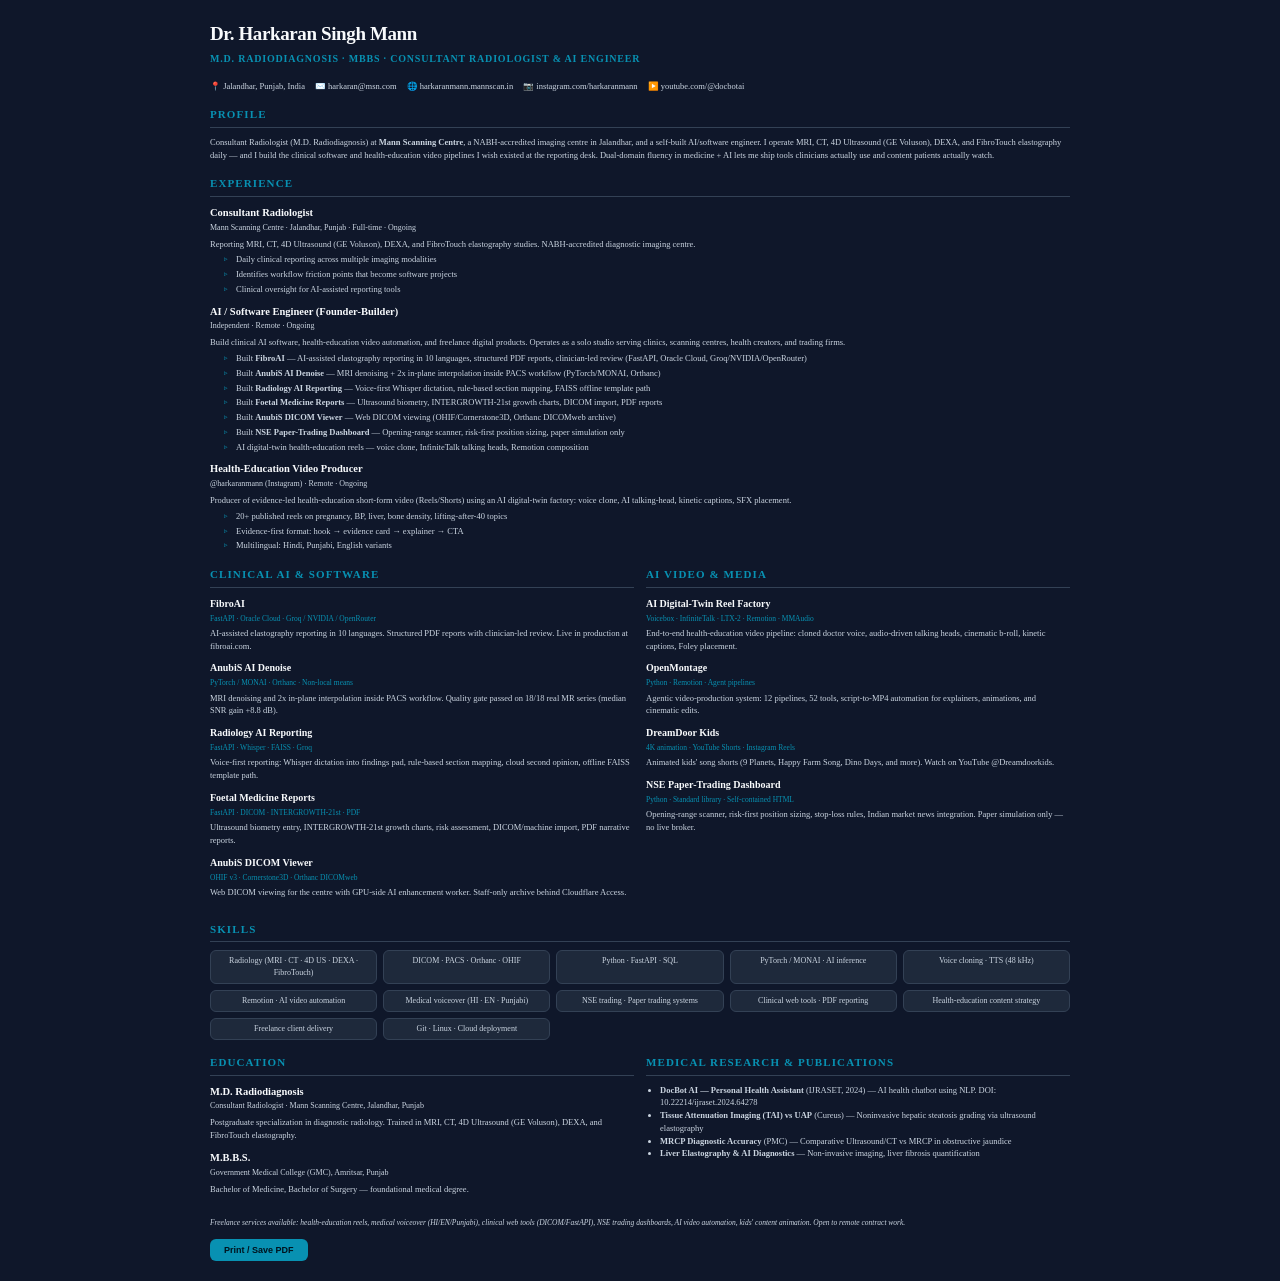
<file: resume.html>
<!DOCTYPE html>
<html lang="en">
<head>
<meta charset="UTF-8">
<meta name="viewport" content="width=device-width, initial-scale=1.0">
<title>Dr. Harkaran Singh Mann — Resume | Radiologist + AI Engineer</title>
<meta name="description" content="Resume of Dr. Harkaran Singh Mann, Consultant Radiologist at Mann Scanning Centre, Jalandhar. AI/software engineer building health-tech, medical video, and clinical web tools.">
<link rel="preconnect" href="https://fonts.googleapis.com">
<link rel="preconnect" href="https://fonts.gstatic.com" crossorigin>
<link href="https://fonts.googleapis.com/css2?family=Figtree:wght@300;400;500;600;700&family=Noto+Sans:wght@300;400;500;700&display=swap" rel="stylesheet">
<style>
  :root {
    --color-primary: #0891B2;
    --color-secondary: #22D3EE;
    --color-accent: #16A34A;
    --color-background: #0F172A;
    --color-foreground: #F8FAFC;
    --color-card: #111827;
    --color-card-foreground: #F8FAFC;
    --color-muted: #1E293B;
    --color-muted-foreground: #CBD5E1;
    --color-border: #334155;
    --color-ring: #0891B2;
    --radius: 12px;
    --font-sans: 'Figtree', 'Noto Sans', system-ui, -apple-system, sans-serif;
    --font-mono: 'JetBrains Mono', monospace;
    --bg: var(--color-background);
    --surface: var(--color-card);
    --surface-2: var(--color-muted);
    --text: var(--color-foreground);
    --text-muted: var(--color-muted-foreground);
    --primary: var(--color-primary);
    --accent: var(--color-accent);
    --border: var(--color-border);
    --radius: var(--radius);
    --font-sans: var(--font-sans);
    --font-mono: var(--font-mono);
  }
  * { box-sizing: border-box; margin: 0; padding: 0; }
  body {
    background: var(--bg);
    color: var(--text);
    font-family: var(--font-sans);
    line-height: 1.5;
    font-size: 11px;
    padding: 20px;
    max-width: 900px;
    margin: 0 auto;
  }
  @page { size: A4; margin: 12mm; }
  @media print {
    body { background: #fff; color: #000; font-size: 9.5px; padding: 0; }
    .no-print { display: none; }
    a { color: #000; text-decoration: none; }
  }
  .header { display: flex; justify-content: space-between; align-items: flex-start; margin-bottom: 14px; flex-wrap: wrap; gap: 12px; }
  .header h1 { font-size: 19px; font-weight: 700; letter-spacing: -0.02em; margin-bottom: 2px; }
  .header .subtitle { color: var(--primary); font-size: 10px; font-weight: 600; text-transform: uppercase; letter-spacing: 0.08em; margin-bottom: 2px; }
  .header .contact { font-size: 8.5px; color: var(--text-muted); display: flex; flex-wrap: wrap; gap: 10px; }
  .contact-item { display: flex; align-items: center; gap: 6px; }
  .section { margin-bottom: 14px; }
  .section-title { font-size: 11px; font-weight: 700; text-transform: uppercase; letter-spacing: 0.1em; color: var(--primary); border-bottom: 1px solid var(--border); padding-bottom: 4px; margin-bottom: 8px; }
  .two-col { display: grid; grid-template-columns: 1fr 1fr; gap: 12px; }
  .job { margin-bottom: 8px; }
  .job h3 { font-size: 10.5px; font-weight: 600; color: var(--text); margin-bottom: 1px; }
  .job .meta { font-size: 8px; color: var(--text-muted); font-family: var(--font-mono); margin-bottom: 4px; }
  .job p { font-size: 8.5px; color: var(--text-muted); margin: 0; }
  .job ul { margin: 3px 0 0 14px; padding: 0; }
  .job li { font-size: 8.5px; color: var(--text-muted); margin-bottom: 2px; list-style: none; padding-left: 12px; position: relative; }
  .job li::before { content: "▹"; color: var(--primary); position: absolute; left: 0; font-size: 7px; top: 1px; }
  .skills-grid { display: grid; grid-template-columns: repeat(auto-fit, minmax(140px, 1fr)); gap: 6px; }
  .skill { font-size: 8px; background: var(--surface-2); border: 1px solid var(--border); border-radius: 6px; padding: 4px 8px; color: var(--text-muted); text-align: center; }
  .project { margin-bottom: 8px; }
  .project h3 { font-size: 10px; font-weight: 600; color: var(--text); margin-bottom: 2px; }
  .project .meta { font-size: 7.5px; color: var(--primary); font-family: var(--font-mono); margin-bottom: 3px; }
  .project p { font-size: 8.5px; color: var(--text-muted); margin: 0; }
  .links { display: flex; flex-wrap: wrap; gap: 8px; margin-top: 6px; }
  .links a { font-size: 8.5px; color: var(--primary); text-decoration: none; border-bottom: 1px solid transparent; }
  .links a:hover { border-bottom-color: var(--primary); }
  .note { font-size: 7.5px; color: var(--text-muted); font-style: italic; margin-top: 6px; }
  .btn-print { background: var(--primary); color: #00141f; border: none; padding: 6px 14px; border-radius: 6px; font-weight: 600; font-size: 9px; cursor: pointer; margin-top: 10px; }
  .btn-print:hover { opacity: 0.9; }
</style>
</head>
<body>

  <div class="header no-print">
    <div>
      <h1>Dr. Harkaran Singh Mann</h1>
      <div class="subtitle">M.D. Radiodiagnosis · MBBS · Consultant Radiologist &amp; AI Engineer</div>
    </div>
    <div class="contact">
      <div class="contact-item">📍 Jalandhar, Punjab, India</div>
      <div class="contact-item">✉️ harkaran@msn.com</div>
      <div class="contact-item">🌐 harkaranmann.mannscan.in</div>
      <div class="contact-item">📷 instagram.com/harkaranmann</div>
      <div class="contact-item">▶️ youtube.com/@docbotai</div>
    </div>
  </div>

  <!-- Print-only header -->
  <div style="display:none;">
    <div class="header">
      <div>
        <h1>Dr. Harkaran Singh Mann</h1>
        <div class="subtitle">M.D. Radiodiagnosis · MBBS · Consultant Radiologist &amp; AI Engineer</div>
      </div>
      <div class="contact">
        <div class="contact-item">Jalandhar, Punjab, India</div>
        <div class="contact-item">harkaran@msn.com</div>
        <div class="contact-item">harkaranmann.mannscan.in</div>
        <div class="contact-item">youtube.com/@docbotai</div>
      </div>
    </div>
  </div>

  <!-- Summary -->
  <section class="section">
    <div class="section-title">Profile</div>
    <p style="font-size: 8.5px; color: var(--text-muted);">
      Consultant Radiologist (M.D. Radiodiagnosis) at <strong>Mann Scanning Centre</strong>, a NABH-accredited imaging centre in Jalandhar, and a self-built AI/software engineer. I operate MRI, CT, 4D Ultrasound (GE Voluson), DEXA, and FibroTouch elastography daily — and I build the clinical software and health-education video pipelines I wish existed at the reporting desk. Dual-domain fluency in medicine + AI lets me ship tools clinicians actually use and content patients actually watch.
    </p>
  </section>

  <!-- Experience -->
  <section class="section">
    <div class="section-title">Experience</div>

    <div class="job">
      <h3>Consultant Radiologist</h3>
      <div class="meta">Mann Scanning Centre · Jalandhar, Punjab · Full-time · Ongoing</div>
      <p>Reporting MRI, CT, 4D Ultrasound (GE Voluson), DEXA, and FibroTouch elastography studies. NABH-accredited diagnostic imaging centre.</p>
      <ul>
        <li>Daily clinical reporting across multiple imaging modalities</li>
        <li>Identifies workflow friction points that become software projects</li>
        <li>Clinical oversight for AI-assisted reporting tools</li>
      </ul>
    </div>

    <div class="job">
      <h3>AI / Software Engineer (Founder-Builder)</h3>
      <div class="meta">Independent · Remote · Ongoing</div>
      <p>Build clinical AI software, health-education video automation, and freelance digital products. Operates as a solo studio serving clinics, scanning centres, health creators, and trading firms.</p>
      <ul>
        <li>Built <strong>FibroAI</strong> — AI-assisted elastography reporting in 10 languages, structured PDF reports, clinician-led review (FastAPI, Oracle Cloud, Groq/NVIDIA/OpenRouter)</li>
        <li>Built <strong>AnubiS AI Denoise</strong> — MRI denoising + 2x in-plane interpolation inside PACS workflow (PyTorch/MONAI, Orthanc)</li>
        <li>Built <strong>Radiology AI Reporting</strong> — Voice-first Whisper dictation, rule-based section mapping, FAISS offline template path</li>
        <li>Built <strong>Foetal Medicine Reports</strong> — Ultrasound biometry, INTERGROWTH-21st growth charts, DICOM import, PDF reports</li>
        <li>Built <strong>AnubiS DICOM Viewer</strong> — Web DICOM viewing (OHIF/Cornerstone3D, Orthanc DICOMweb archive)</li>
        <li>Built <strong>NSE Paper-Trading Dashboard</strong> — Opening-range scanner, risk-first position sizing, paper simulation only</li>
        <li>AI digital-twin health-education reels — voice clone, InfiniteTalk talking heads, Remotion composition</li>
      </ul>
    </div>

    <div class="job">
      <h3>Health-Education Video Producer</h3>
      <div class="meta">@harkaranmann (Instagram) · Remote · Ongoing</div>
      <p>Producer of evidence-led health-education short-form video (Reels/Shorts) using an AI digital-twin factory: voice clone, AI talking-head, kinetic captions, SFX placement.</p>
      <ul>
        <li>20+ published reels on pregnancy, BP, liver, bone density, lifting-after-40 topics</li>
        <li>Evidence-first format: hook → evidence card → explainer → CTA</li>
        <li>Multilingual: Hindi, Punjabi, English variants</li>
      </ul>
    </div>
  </section>

  <!-- Projects -->
  <section class="section two-col">
    <div>
      <div class="section-title">Clinical AI &amp; Software</div>
      <div class="project">
        <h3>FibroAI</h3>
        <div class="meta">FastAPI · Oracle Cloud · Groq / NVIDIA / OpenRouter</div>
        <p>AI-assisted elastography reporting in 10 languages. Structured PDF reports with clinician-led review. Live in production at fibroai.com.</p>
      </div>
      <div class="project">
        <h3>AnubiS AI Denoise</h3>
        <div class="meta">PyTorch / MONAI · Orthanc · Non-local means</div>
        <p>MRI denoising and 2x in-plane interpolation inside PACS workflow. Quality gate passed on 18/18 real MR series (median SNR gain +8.8 dB).</p>
      </div>
      <div class="project">
        <h3>Radiology AI Reporting</h3>
        <div class="meta">FastAPI · Whisper · FAISS · Groq</div>
        <p>Voice-first reporting: Whisper dictation into findings pad, rule-based section mapping, cloud second opinion, offline FAISS template path.</p>
      </div>
      <div class="project">
        <h3>Foetal Medicine Reports</h3>
        <div class="meta">FastAPI · DICOM · INTERGROWTH-21st · PDF</div>
        <p>Ultrasound biometry entry, INTERGROWTH-21st growth charts, risk assessment, DICOM/machine import, PDF narrative reports.</p>
      </div>
      <div class="project">
        <h3>AnubiS DICOM Viewer</h3>
        <div class="meta">OHIF v3 · Cornerstone3D · Orthanc DICOMweb</div>
        <p>Web DICOM viewing for the centre with GPU-side AI enhancement worker. Staff-only archive behind Cloudflare Access.</p>
      </div>
    </div>
    <div>
      <div class="section-title">AI Video &amp; Media</div>
      <div class="project">
        <h3>AI Digital-Twin Reel Factory</h3>
        <div class="meta">Voicebox · InfiniteTalk · LTX-2 · Remotion · MMAudio</div>
        <p>End-to-end health-education video pipeline: cloned doctor voice, audio-driven talking heads, cinematic b-roll, kinetic captions, Foley placement.</p>
      </div>
      <div class="project">
        <h3>OpenMontage</h3>
        <div class="meta">Python · Remotion · Agent pipelines</div>
        <p>Agentic video-production system: 12 pipelines, 52 tools, script-to-MP4 automation for explainers, animations, and cinematic edits.</p>
      </div>
      <div class="project">
        <h3>DreamDoor Kids</h3>
        <div class="meta">4K animation · YouTube Shorts · Instagram Reels</div>
        <p>Animated kids' song shorts (9 Planets, Happy Farm Song, Dino Days, and more). Watch on YouTube @Dreamdoorkids.</p>
      </div>
      <div class="project">
        <h3>NSE Paper-Trading Dashboard</h3>
        <div class="meta">Python · Standard library · Self-contained HTML</div>
        <p>Opening-range scanner, risk-first position sizing, stop-loss rules, Indian market news integration. Paper simulation only — no live broker.</p>
      </div>
    </div>
  </section>

  <!-- Skills -->
  <section class="section">
    <div class="section-title">Skills</div>
    <div class="skills-grid">
      <div class="skill">Radiology (MRI · CT · 4D US · DEXA · FibroTouch)</div>
      <div class="skill">DICOM · PACS · Orthanc · OHIF</div>
      <div class="skill">Python · FastAPI · SQL</div>
      <div class="skill">PyTorch / MONAI · AI inference</div>
      <div class="skill">Voice cloning · TTS (48 kHz)</div>
      <div class="skill">Remotion · AI video automation</div>
      <div class="skill">Medical voiceover (HI · EN · Punjabi)</div>
      <div class="skill">NSE trading · Paper trading systems</div>
      <div class="skill">Clinical web tools · PDF reporting</div>
      <div class="skill">Health-education content strategy</div>
      <div class="skill">Freelance client delivery</div>
      <div class="skill">Git · Linux · Cloud deployment</div>
    </div>
  </section>

  <!-- Education -->
  <section class="section two-col">
    <div>
      <div class="section-title">Education</div>
      <div class="job">
        <h3>M.D. Radiodiagnosis</h3>
        <div class="meta">Consultant Radiologist · Mann Scanning Centre, Jalandhar, Punjab</div>
        <p>Postgraduate specialization in diagnostic radiology. Trained in MRI, CT, 4D Ultrasound (GE Voluson), DEXA, and FibroTouch elastography.</p>
      </div>
      <div class="job" style="margin-top: 6px;">
        <h3>M.B.B.S.</h3>
        <div class="meta">Government Medical College (GMC), Amritsar, Punjab</div>
        <p>Bachelor of Medicine, Bachelor of Surgery — foundational medical degree.</p>
      </div>
    </div>
    <div>
      <div class="section-title">Medical Research & Publications</div>
      <ul style="font-size: 8.5px; color: var(--text-muted); margin-left: 14px;">
        <li><strong>DocBot AI — Personal Health Assistant</strong> (IJRASET, 2024) — AI health chatbot using NLP. DOI: 10.22214/ijraset.2024.64278</li>
        <li><strong>Tissue Attenuation Imaging (TAI) vs UAP</strong> (Cureus) — Noninvasive hepatic steatosis grading via ultrasound elastography</li>
        <li><strong>MRCP Diagnostic Accuracy</strong> (PMC) — Comparative Ultrasound/CT vs MRCP in obstructive jaundice</li>
        <li><strong>Liver Elastography & AI Diagnostics</strong> — Non-invasive imaging, liver fibrosis quantification</li>
      </ul>
    </div>
  </section>

  <div class="note">Freelance services available: health-education reels, medical voiceover (HI/EN/Punjabi), clinical web tools (DICOM/FastAPI), NSE trading dashboards, AI video automation, kids' content animation. Open to remote contract work.</div>

  <button class="btn-print no-print" onclick="window.print()">Print / Save PDF</button>

</body>
</html>
</file>
<file: css/style.css>
/* =====================================================================
   Mann Scanning Centre — Cinematic Design System
   Light : Porcelain & Signal Blue
   Dark  : Obsidian & Liquid Chrome (default)
   ===================================================================== */

/* ---------- Theme Tokens ---------- */
:root,
[data-theme="light"] {
  --bg:          #FBFBFD;
  --bg-2:        #F5F5F7;
  --surface:     #FFFFFF;
  --surface-2:   #F5F5F7;
  --text:        #1D1D1F;
  --text-2:      #6E6E73;
  --text-3:      #86868B;
  --accent:      #0071E3;
  --accent-2:    #0077ED;
  --accent-soft: #E8F1FC;
  --accent-ink:  #1D1D1F;
  --gold:        #A8823A;
  --line:        #E5E5EA;
  --line-2:      #D2D2D7;
  --ring:        rgba(0,113,227,.22);
  --shadow:      0 1px 2px rgba(0,0,0,.04), 0 14px 34px rgba(0,0,0,.06);
  --shadow-lg:   0 30px 80px rgba(0,0,0,.12);
  --hero-glow-1: rgba(0,113,227,.14);
  --hero-glow-2: rgba(140,180,255,.18);
  --on-accent:   #FFFFFF;
  --chrome:      linear-gradient(100deg, #1D1D1F 0%, #6E6E73 30%, #1D1D1F 50%, #4A5A78 70%, #1D1D1F 100%);
  --glass:       rgba(255,255,255,.66);
  --scrim:       linear-gradient(180deg, rgba(251,251,253,0) 40%, rgba(251,251,253,.92) 100%);

  /* legacy aliases (kept so any residual inline styles stay coherent) */
  --bg-primary: var(--bg);
  --bg-secondary: var(--surface-2);
  --bg-glass: var(--surface);
  --text-primary: var(--text);
  --text-secondary: var(--text-2);
  --accent-primary: var(--accent);
  --accent-secondary: var(--gold);
  --border-color: var(--line);
  --shadow-color: rgba(0,0,0,.10);
  --glow-color: var(--ring);

  --font-sans: 'Inter', -apple-system, BlinkMacSystemFont, 'SF Pro Text', 'Segoe UI', Roboto, Arial, sans-serif;
  --font-display: 'Inter Tight', 'Inter', -apple-system, BlinkMacSystemFont, 'SF Pro Display', 'Segoe UI', sans-serif;
  --radius: 22px;
  --radius-sm: 14px;
  --radius-lg: 32px;
  --maxw: 1200px;
  --ease: cubic-bezier(.22,1,.36,1);
}

[data-theme="dark"] {
  --bg:          #000000;
  --bg-2:        #0A0A0C;
  --surface:     #111114;
  --surface-2:   #1A1A1D;
  --text:        #F5F5F7;
  --text-2:      #A1A1A6;
  --text-3:      #6E6E73;
  --accent:      #2997FF;
  --accent-2:    #4FB0FF;
  --accent-soft: rgba(41,151,255,.12);
  --accent-ink:  #000000;
  --gold:        #D4B06A;
  --line:        #1F1F23;
  --line-2:      #2C2C31;
  --ring:        rgba(41,151,255,.30);
  --shadow:      0 1px 2px rgba(0,0,0,.5), 0 20px 44px rgba(0,0,0,.55);
  --shadow-lg:   0 40px 90px rgba(0,0,0,.7);
  --hero-glow-1: rgba(41,151,255,.20);
  --hero-glow-2: rgba(212,176,106,.12);
  --on-accent:   #FFFFFF;
  --chrome:      linear-gradient(100deg, #8E8E93 0%, #FFFFFF 25%, #A1A1A6 45%, #E8EEF8 65%, #7F8BA3 85%, #FFFFFF 100%);
  --glass:       rgba(22,22,26,.62);
  --scrim:       linear-gradient(180deg, rgba(0,0,0,0) 35%, rgba(0,0,0,.94) 100%);

  --bg-secondary: var(--surface-2);
  --bg-glass: var(--surface);
  --accent-secondary: var(--gold);
  --shadow-color: rgba(0,0,0,.5);
}

/* ---------- Reset / Base ---------- */
*, *::before, *::after { box-sizing: border-box; }

html { scroll-behavior: smooth; -webkit-text-size-adjust: 100%; }

body {
  margin: 0;
  font-family: var(--font-sans);
  background: var(--bg);
  color: var(--text);
  font-size: 17px;
  line-height: 1.7;
  -webkit-font-smoothing: antialiased;
  -moz-osx-font-smoothing: grayscale;
  text-rendering: optimizeLegibility;
  overflow-x: hidden;
  transition: background-color .4s ease, color .4s ease;
}

img { max-width: 100%; height: auto; display: block; }

a { color: var(--accent); text-decoration: none; }

h1, h2, h3, h4, h5, h6 {
  font-family: var(--font-display);
  color: var(--text);
  font-weight: 500;
  line-height: 1.15;
  letter-spacing: -0.01em;
  margin: 0 0 .6em;
}

p { margin: 0 0 1.1em; color: var(--text-2); }

.container { width: 100%; max-width: var(--maxw); margin: 0 auto; padding: 0 28px; }

::selection { background: var(--accent); color: var(--on-accent); }

:focus-visible { outline: 2px solid var(--accent); outline-offset: 3px; border-radius: 4px; }

/* ---------- Eyebrow / labels ---------- */
.eyebrow {
  display: inline-flex;
  align-items: center;
  gap: 9px;
  font-family: var(--font-sans);
  font-size: 12px;
  font-weight: 600;
  letter-spacing: .18em;
  text-transform: uppercase;
  color: var(--accent);
  margin-bottom: 18px;
}
.eyebrow::before {
  content: "";
  width: 26px; height: 1px;
  background: var(--accent);
  opacity: .6;
}
.eyebrow--center { justify-content: center; }

/* ---------- Buttons ---------- */
.btn {
  display: inline-flex;
  align-items: center;
  justify-content: center;
  gap: 10px;
  font-family: var(--font-sans);
  font-size: 15px;
  font-weight: 600;
  letter-spacing: .01em;
  padding: 15px 28px;
  border-radius: 999px;
  border: 1px solid transparent;
  cursor: pointer;
  transition: transform .25s ease, box-shadow .25s ease, background-color .25s ease, color .25s ease, border-color .25s ease;
  white-space: nowrap;
}
.btn svg { width: 18px; height: 18px; }
.btn--primary {
  background: var(--accent);
  color: var(--on-accent);
  box-shadow: 0 10px 26px var(--ring);
}
.btn--primary:hover { transform: translateY(-2px); background: var(--accent-2); box-shadow: 0 16px 34px var(--ring); }
.btn--ghost {
  background: transparent;
  color: var(--text);
  border-color: var(--line-2);
}
.btn--ghost:hover { border-color: var(--accent); color: var(--accent); transform: translateY(-2px); }
.btn--light {
  background: var(--surface);
  color: var(--text);
  border-color: var(--line);
}
.btn--light:hover { transform: translateY(-2px); box-shadow: var(--shadow); }
.btn--block { width: 100%; }

/* ---------- Header / Nav ---------- */
.site-header {
  position: sticky;
  top: 0;
  z-index: 900;
  background: color-mix(in srgb, var(--bg) 80%, transparent);
  backdrop-filter: saturate(180%) blur(16px);
  -webkit-backdrop-filter: saturate(180%) blur(16px);
  border-bottom: 1px solid var(--line);
  transition: background-color .4s ease, border-color .4s ease;
}
.nav {
  display: flex;
  align-items: center;
  justify-content: space-between;
  gap: 18px;
  height: 78px;
}
.brand { display: flex; align-items: center; gap: 13px; cursor: pointer; }
.brand img { height: 46px; width: auto; }
.brand-name {
  font-family: var(--font-display);
  font-size: 22px;
  font-weight: 500;
  letter-spacing: -.01em;
  color: var(--text);
  line-height: 1;
}
.brand-name small {
  display: block;
  font-family: var(--font-sans);
  font-size: 10.5px;
  font-weight: 600;
  letter-spacing: .22em;
  text-transform: uppercase;
  color: var(--text-3);
  margin-top: 4px;
}
.nav-links { display: flex; align-items: center; gap: 4px; }
.nav-links a {
  font-family: var(--font-sans);
  font-size: 14.5px;
  font-weight: 500;
  color: var(--text-2);
  padding: 10px 14px;
  border-radius: 10px;
  position: relative;
  transition: color .2s ease, background-color .2s ease;
}
.nav-links a:hover { color: var(--text); }
.nav-links a.active { color: var(--accent); }
.nav-links a.active::after {
  content: "";
  position: absolute;
  left: 14px; right: 14px; bottom: 4px;
  height: 2px; border-radius: 2px;
  background: var(--accent);
}
.nav-actions { display: flex; align-items: center; gap: 10px; }
.icon-btn {
  width: 42px; height: 42px;
  display: inline-flex; align-items: center; justify-content: center;
  border-radius: 50%;
  border: 1px solid var(--line);
  background: var(--surface);
  color: var(--text-2);
  cursor: pointer;
  transition: all .25s ease;
}
.icon-btn:hover { color: var(--accent); border-color: var(--accent); transform: translateY(-2px); }
.icon-btn svg { width: 19px; height: 19px; }
.sound-btn .sound-wave, .sound-btn.is-on .sound-mute { display: none; }
.sound-btn.is-on .sound-wave { display: inline; }
.sound-btn.is-on { color: var(--accent); border-color: var(--accent); }
.nav-cta { padding: 11px 22px; font-size: 14px; }
.nav-toggle {
  display: none;
  width: 44px; height: 44px;
  align-items: center; justify-content: center;
  background: var(--surface); border: 1px solid var(--line);
  border-radius: 12px; color: var(--text); cursor: pointer;
}
.nav-toggle svg { width: 22px; height: 22px; }

/* ---------- Hero ---------- */
.hero {
  position: relative;
  padding: 96px 0 88px;
  overflow: hidden;
}
.hero__bg {
  position: absolute; inset: 0; z-index: 0; pointer-events: none;
}
.hero__bg::before, .hero__bg::after {
  content: "";
  position: absolute;
  border-radius: 50%;
  filter: blur(70px);
}
.hero__bg::before {
  width: 540px; height: 540px;
  top: -160px; right: -120px;
  background: var(--hero-glow-1);
}
.hero__bg::after {
  width: 460px; height: 460px;
  bottom: -200px; left: -140px;
  background: var(--hero-glow-2);
}
.hero__grid {
  position: relative; z-index: 1;
  display: grid;
  grid-template-columns: 1.05fr .95fr;
  gap: 56px;
  align-items: center;
}
.hero__title {
  font-size: clamp(2.6rem, 5.2vw, 4.1rem);
  line-height: 1.06;
  margin-bottom: 24px;
  letter-spacing: -.02em;
}
.hero__title .accent { color: var(--accent); font-style: italic; }
.hero__text {
  font-size: 1.18rem;
  color: var(--text-2);
  max-width: 540px;
  margin-bottom: 34px;
}
.hero__actions { display: flex; flex-wrap: wrap; gap: 14px; margin-bottom: 38px; }
.hero__stats { display: flex; gap: 38px; flex-wrap: wrap; }
.hero__stat .num { font-family: var(--font-display); font-size: 2rem; color: var(--text); line-height: 1; }
.hero__stat .lbl { font-size: 13px; color: var(--text-3); margin-top: 6px; letter-spacing: .02em; }

.hero__visual {
  position: relative;
  border-radius: var(--radius-lg);
  overflow: hidden;
  background: var(--surface);
  border: 1px solid var(--line);
  box-shadow: var(--shadow-lg);
  aspect-ratio: 4 / 4.4;
  display: flex; align-items: center; justify-content: center;
}
.hero__visual img { width: 78%; filter: drop-shadow(0 30px 50px rgba(0,0,0,.25)); animation: floaty 7s ease-in-out infinite; }
.hero__visual-tag {
  position: absolute;
  left: 22px; bottom: 22px;
  background: color-mix(in srgb, var(--surface) 86%, transparent);
  backdrop-filter: blur(8px);
  border: 1px solid var(--line);
  border-radius: 14px;
  padding: 14px 18px;
  display: flex; align-items: center; gap: 12px;
  box-shadow: var(--shadow);
}
.hero__visual-tag .dot { width: 9px; height: 9px; border-radius: 50%; background: #22C55E; box-shadow: 0 0 0 4px rgba(34,197,94,.18); }
.hero__visual-tag b { font-family: var(--font-sans); font-size: 13.5px; color: var(--text); font-weight: 600; }
.hero__visual-tag span { font-size: 12px; color: var(--text-3); display: block; }

@keyframes floaty { 0%,100% { transform: translateY(-8px); } 50% { transform: translateY(8px); } }

/* ---------- Marquee trust strip ---------- */
.trust {
  border-top: 1px solid var(--line);
  border-bottom: 1px solid var(--line);
  background: var(--surface-2);
}
.trust__inner {
  display: flex; flex-wrap: wrap; align-items: center; justify-content: space-between;
  gap: 22px; padding: 26px 0;
}
.trust__item { display: flex; align-items: center; gap: 12px; color: var(--text-2); font-size: 14.5px; font-weight: 500; }
.trust__item svg { width: 22px; height: 22px; color: var(--accent); flex-shrink: 0; }

/* ---------- Section scaffolding ---------- */
.section { padding: 92px 0; }
.section--tight { padding: 64px 0; }
.section--alt { background: var(--bg-2); }
.section__head { max-width: 680px; margin: 0 auto 56px; text-align: center; }
.section__head.left { text-align: left; margin-left: 0; }
.section__title { font-size: clamp(2rem, 3.6vw, 2.9rem); letter-spacing: -.02em; }
.section__intro { font-size: 1.12rem; color: var(--text-2); margin: 0; }

/* ---------- Grids ---------- */
.grid { display: grid; gap: 24px; }
.grid--2 { grid-template-columns: repeat(2, 1fr); }
.grid--3 { grid-template-columns: repeat(3, 1fr); }
.grid--4 { grid-template-columns: repeat(4, 1fr); }
.grid--auto { grid-template-columns: repeat(auto-fit, minmax(280px, 1fr)); }

/* ---------- Cards ---------- */
.card {
  background: var(--surface);
  border: 1px solid var(--line);
  border-radius: var(--radius);
  padding: 34px;
  transition: transform .35s ease, box-shadow .35s ease, border-color .35s ease;
}
.card--hover:hover { transform: translateY(-6px); box-shadow: var(--shadow-lg); border-color: color-mix(in srgb, var(--accent) 40%, var(--line)); }

.svc-card { display: flex; flex-direction: column; }
.svc-card__icon {
  width: 60px; height: 60px; border-radius: 16px;
  display: flex; align-items: center; justify-content: center;
  background: var(--accent-soft); color: var(--accent);
  margin-bottom: 22px;
}
.svc-card__icon svg { width: 28px; height: 28px; }
.svc-card h3 { font-size: 1.4rem; margin-bottom: 12px; }
.svc-card p { font-size: 1rem; margin-bottom: 18px; }
.svc-card__link {
  margin-top: auto;
  font-family: var(--font-sans);
  font-size: 14px; font-weight: 600; color: var(--accent);
  display: inline-flex; align-items: center; gap: 7px;
}
.svc-card__link svg { width: 16px; height: 16px; transition: transform .25s ease; }
.svc-card:hover .svc-card__link svg { transform: translateX(4px); }

/* feature list with checks */
.checklist { list-style: none; padding: 0; margin: 0; display: grid; gap: 14px; }
.checklist li { position: relative; padding-left: 34px; color: var(--text-2); font-size: 1.02rem; line-height: 1.6; }
.checklist li::before {
  content: "";
  position: absolute; left: 0; top: 3px;
  width: 22px; height: 22px; border-radius: 50%;
  background: var(--accent-soft);
  background-image: url("data:image/svg+xml,%3Csvg xmlns='http://www.w3.org/2000/svg' width='14' height='14' viewBox='0 0 24 24' fill='none' stroke='%230071E3' stroke-width='3' stroke-linecap='round' stroke-linejoin='round'%3E%3Cpath d='M20 6 9 17l-5-5'/%3E%3C/svg%3E");
  background-repeat: no-repeat; background-position: center;
}
[data-theme="dark"] .checklist li::before {
  background-image: url("data:image/svg+xml,%3Csvg xmlns='http://www.w3.org/2000/svg' width='14' height='14' viewBox='0 0 24 24' fill='none' stroke='%232997FF' stroke-width='3' stroke-linecap='round' stroke-linejoin='round'%3E%3Cpath d='M20 6 9 17l-5-5'/%3E%3C/svg%3E");
}
.checklist li strong { color: var(--text); font-weight: 600; }

/* doctor card */
.doctor { text-align: center; }
.doctor__avatar {
  width: 86px; height: 86px; margin: 0 auto 20px;
  border-radius: 50%;
  display: flex; align-items: center; justify-content: center;
  background: var(--accent-soft); color: var(--accent);
  font-family: var(--font-display); font-size: 1.9rem; font-weight: 600;
  border: 1px solid var(--line);
}
.doctor h4 { font-size: 1.3rem; margin-bottom: 4px; }
.doctor .role { font-family: var(--font-sans); font-size: 13px; font-weight: 600; letter-spacing: .04em; text-transform: uppercase; color: var(--accent); margin-bottom: 14px; }
.doctor p { font-size: .98rem; }

/* stat tiles */
.stat-tile { text-align: center; padding: 30px 20px; background: var(--surface); border: 1px solid var(--line); border-radius: var(--radius); }
.stat-tile .num { font-family: var(--font-display); font-size: 2.7rem; color: var(--accent); line-height: 1; }
.stat-tile .lbl { font-size: 14px; color: var(--text-2); margin-top: 10px; }

/* soft panel */
.panel { background: var(--surface); border: 1px solid var(--line); border-radius: var(--radius); padding: 34px; }
.panel--soft { background: var(--surface-2); }
.panel h3, .panel h4 { color: var(--text); }
.panel .panel-accent { color: var(--accent); }

/* ---------- CTA band ---------- */
.cta {
  position: relative;
  overflow: hidden;
  border-radius: var(--radius-lg);
  background: var(--accent);
  color: var(--on-accent);
  padding: 64px 56px;
  text-align: center;
}
[data-theme="dark"] .cta { background: linear-gradient(135deg, #15203D, #0E1730); border: 1px solid var(--line-2); }
.cta h2 { color: var(--on-accent); font-size: clamp(1.9rem, 3.4vw, 2.7rem); }
[data-theme="dark"] .cta h2 { color: var(--gold); }
.cta p { color: color-mix(in srgb, var(--on-accent) 86%, transparent); font-size: 1.15rem; max-width: 600px; margin: 0 auto 30px; }
[data-theme="dark"] .cta p { color: var(--text-2); }
.cta .btn--primary { background: var(--surface); color: var(--accent); box-shadow: none; }
.cta .btn--primary:hover { background: var(--surface-2); }
[data-theme="dark"] .cta .btn--primary { background: var(--gold); color: var(--accent-ink); }
.cta .btn--ghost { color: var(--on-accent); border-color: color-mix(in srgb, var(--on-accent) 45%, transparent); }
[data-theme="dark"] .cta .btn--ghost { color: var(--text); border-color: var(--line-2); }

/* ---------- Page hero (interior) ---------- */
.page-hero { padding: 84px 0 56px; text-align: center; position: relative; overflow: hidden; }
.page-hero .hero__bg { z-index: 0; }
.page-hero__inner { position: relative; z-index: 1; max-width: 760px; margin: 0 auto; }
.page-hero h1 { font-size: clamp(2.4rem, 4.6vw, 3.6rem); margin-bottom: 18px; }
.page-hero p { font-size: 1.18rem; color: var(--text-2); margin: 0; }

/* ---------- Service detail blocks (services.html) ---------- */
.svc-detail { display: grid; grid-template-columns: 380px 1fr; gap: 40px; align-items: start; }
.svc-detail__media {
  background: var(--surface-2); border: 1px solid var(--line); border-radius: var(--radius);
  padding: 28px; display: flex; align-items: center; justify-content: center; min-height: 220px;
}
.svc-detail__media img { max-height: 220px; width: auto; }
.svc-detail h3 { font-size: 1.7rem; margin-bottom: 8px; }
.svc-detail .kicker { font-family: var(--font-sans); font-size: 13px; font-weight:600; letter-spacing:.04em; text-transform:uppercase; color: var(--accent); margin-bottom: 16px; display:block; }
.subgrid { display: grid; grid-template-columns: 1fr 1fr; gap: 18px; margin-top: 22px; }
.subcard { background: var(--surface-2); border: 1px solid var(--line); border-radius: var(--radius-sm); padding: 20px 22px; }
.subcard h5 { font-family: var(--font-sans); font-size: 14px; font-weight: 700; letter-spacing:.02em; color: var(--text); margin-bottom: 12px; text-transform: uppercase; }
.subcard ul { margin: 0; padding-left: 18px; color: var(--text-2); font-size: .97rem; line-height: 1.7; }

/* ---------- Tabs (fellowship) ---------- */
.tabs { display: flex; flex-wrap: wrap; gap: 8px; justify-content: center; margin-bottom: 44px; background: var(--surface-2); border: 1px solid var(--line); padding: 8px; border-radius: 999px; max-width: max-content; margin-left: auto; margin-right: auto; }
.tab-btn {
  font-family: var(--font-sans); font-size: 14.5px; font-weight: 600;
  color: var(--text-2); background: transparent; border: none; cursor: pointer;
  padding: 11px 22px; border-radius: 999px; transition: all .25s ease;
}
.tab-btn:hover { color: var(--text); }
.tab-btn.active { background: var(--accent); color: var(--on-accent); }
.tab-content { display: none; animation: fade .4s ease; }
.tab-content.active { display: block; }
@keyframes fade { from { opacity: 0; transform: translateY(8px); } to { opacity: 1; transform: none; } }

/* ---------- Timeline ---------- */
.timeline { position: relative; max-width: 820px; margin: 0 auto; padding-left: 28px; }
.timeline::before { content:""; position:absolute; left: 6px; top: 6px; bottom: 6px; width: 2px; background: var(--line-2); }
.timeline-item { position: relative; padding: 0 0 30px 30px; }
.timeline-item::before { content:""; position:absolute; left: -28px; top: 4px; width: 14px; height: 14px; border-radius: 50%; background: var(--accent); border: 3px solid var(--bg); box-shadow: 0 0 0 1px var(--accent); }
.timeline-item h3 { font-size: 1.25rem; margin-bottom: 6px; }
.timeline-item p { font-size: .98rem; margin: 0; }

/* ---------- Forms ---------- */
.form-card { background: var(--surface); border: 1px solid var(--line); border-radius: var(--radius-lg); padding: 40px; box-shadow: var(--shadow); }
.form-row { display: grid; grid-template-columns: 1fr 1fr; gap: 20px; }
.form-group { margin-bottom: 20px; }
.form-group label { display: block; font-family: var(--font-sans); font-size: 14px; font-weight: 600; color: var(--text); margin-bottom: 8px; }
input, select, textarea {
  width: 100%;
  font-family: var(--font-sans); font-size: 15px;
  color: var(--text); background: var(--surface-2);
  border: 1px solid var(--line-2); border-radius: var(--radius-sm);
  padding: 13px 15px; transition: border-color .2s ease, box-shadow .2s ease;
}
input:focus, select:focus, textarea:focus { outline: none; border-color: var(--accent); box-shadow: 0 0 0 3px var(--ring); }
.form-check { display: flex; align-items: flex-start; gap: 12px; }
.form-check input { width: 20px; height: 20px; margin-top: 2px; flex-shrink: 0; }
.form-note { color: var(--text-3); font-size: 14px; }

/* ---------- Calculator ---------- */
.calc-card { max-width: 620px; margin: 0 auto; }
.calc-result { margin-top: 26px; background: var(--surface-2); border: 1px solid var(--line); border-radius: var(--radius); padding: 26px; display: none; }
.calc-result.show { display: block; }
.calc-row { display: flex; justify-content: space-between; align-items: center; padding: 13px 0; border-bottom: 1px solid var(--line); font-size: 1rem; }
.calc-row:last-child { border-bottom: none; }
.calc-row .k { color: var(--text-2); }
.calc-row .v { font-weight: 600; color: var(--accent); font-family: var(--font-sans); }

/* ---------- Footer ---------- */
.site-footer { background: var(--surface-2); border-top: 1px solid var(--line); padding: 70px 0 34px; }
[data-theme="dark"] .site-footer { background: var(--bg-2); }
.footer-grid { display: grid; grid-template-columns: 1.4fr 1fr 1fr 1fr; gap: 40px; }
.footer-brand { display: flex; align-items: center; gap: 12px; margin-bottom: 18px; }
.footer-brand img { height: 42px; }
.footer-brand span { font-family: var(--font-display); font-size: 20px; color: var(--text); }
.site-footer h4 { font-family: var(--font-sans); font-size: 13px; font-weight: 700; letter-spacing: .12em; text-transform: uppercase; color: var(--text-3); margin-bottom: 18px; }
.site-footer p, .site-footer li, .site-footer a { font-size: 14.5px; color: var(--text-2); }
.footer-links { list-style: none; padding: 0; margin: 0; display: grid; gap: 11px; }
.footer-links a:hover { color: var(--accent); }
.footer-contact { list-style: none; padding: 0; margin: 0; display: grid; gap: 13px; }
.footer-contact li { display: flex; gap: 11px; align-items: flex-start; }
.footer-contact svg { width: 18px; height: 18px; color: var(--accent); flex-shrink: 0; margin-top: 2px; }
.footer-bottom {
  margin-top: 50px; padding-top: 26px; border-top: 1px solid var(--line);
  display: flex; flex-wrap: wrap; gap: 14px; align-items: center; justify-content: space-between;
}
.footer-bottom p { margin: 0; font-size: 13.5px; color: var(--text-3); }
.footer-tagline { font-family: var(--font-display); font-style: italic; color: var(--accent); }

/* ---------- Floating book button ---------- */
.fab {
  position: fixed; right: 22px; bottom: 22px; z-index: 850;
  display: inline-flex; align-items: center; gap: 10px;
  background: var(--accent); color: var(--on-accent);
  padding: 14px 22px; border-radius: 999px; font-family: var(--font-sans);
  font-weight: 600; font-size: 14.5px; box-shadow: 0 14px 34px var(--ring);
  transition: transform .25s ease;
}
.fab:hover { transform: translateY(-3px); }
.fab svg { width: 18px; height: 18px; }

/* ---------- LMP modal ---------- */
.modal { position: fixed; inset: 0; z-index: 1000; background: rgba(8,12,24,.55); display: none; align-items: center; justify-content: center; padding: 20px; }
.modal.show { display: flex; }
.modal__box { background: var(--surface); border: 1px solid var(--line); border-radius: var(--radius); padding: 30px; width: 100%; max-width: 420px; box-shadow: var(--shadow-lg); }
.modal__close { float: right; cursor: pointer; color: var(--text-3); font-size: 26px; line-height: 1; background: none; border: none; }

/* ---------- Reveal animation ---------- */
.reveal { opacity: 0; transform: translateY(26px); transition: opacity .7s ease, transform .7s ease; }
.reveal.visible { opacity: 1; transform: none; }

/* ---------- Responsive ---------- */
@media (max-width: 980px) {
  .hero__grid { grid-template-columns: 1fr; gap: 40px; }
  .hero__visual { max-width: 460px; margin: 0 auto; }
  .grid--3, .grid--4 { grid-template-columns: repeat(2, 1fr); }
  .svc-detail { grid-template-columns: 1fr; }
  .footer-grid { grid-template-columns: 1fr 1fr; gap: 32px; }
}
@media (max-width: 760px) {
  body { font-size: 16px; }
  .nav-links, .nav-cta { display: none; }
  .nav-toggle { display: inline-flex; }
  .site-header.open .nav-links {
    display: flex; flex-direction: column; align-items: stretch;
    position: absolute; left: 0; right: 0; top: 78px;
    background: var(--surface); border-bottom: 1px solid var(--line);
    padding: 14px 20px 22px; gap: 4px; box-shadow: var(--shadow);
  }
  .site-header.open .nav-links a { padding: 14px; border-radius: 10px; }
  .site-header.open .nav-links a.active::after { display: none; }
  .section { padding: 64px 0; }
  .grid--2, .grid--3, .grid--4, .form-row, .subgrid { grid-template-columns: 1fr; }
  .cta { padding: 44px 26px; }
  .footer-grid { grid-template-columns: 1fr; }
  .container { padding: 0 20px; }
  .form-card, .panel, .card { padding: 26px; }
  .tabs { width: 100%; overflow-x: auto; justify-content: flex-start; border-radius: var(--radius); }
}
@media (max-width: 420px) {
  .brand-name { font-size: 18px; }
  .brand-name small { display: none; }
  .hero { padding: 64px 0 56px; }
  .fab span { display: none; }
}

/* ---------- Reduced motion ---------- */
@media (prefers-reduced-motion: reduce) {
  * { animation: none !important; transition: none !important; scroll-behavior: auto !important; }
  .reveal { opacity: 1; transform: none; }
}

/* ---------- Print ---------- */
@media print {
  .site-header, .fab, .icon-btn, .modal { display: none !important; }
  body { background: #fff; color: #000; }
}

/* =====================================================================
   Cinematic layer — liquid morph, film hero, showcase
   ===================================================================== */

/* ---------- Type refinements ---------- */
body { font-size: 17px; line-height: 1.6; letter-spacing: -.011em; }
h1, h2, h3, h4, h5, h6 { font-weight: 650; letter-spacing: -.032em; line-height: 1.07; }
.section__title { font-size: clamp(2.2rem, 5vw, 3.9rem); }
.page-hero h1 { font-size: clamp(2.8rem, 7vw, 5.4rem); }
.hero__title .accent { font-style: normal; }
.eyebrow { letter-spacing: .14em; font-size: 12px; color: var(--text-3); }
.eyebrow::before { background: linear-gradient(90deg, transparent, var(--accent)); opacity: 1; }
.brand-name { font-weight: 650; letter-spacing: -.025em; font-size: 19px; }
.footer-brand span { font-weight: 650; letter-spacing: -.02em; }
.footer-tagline { font-style: normal; font-weight: 600; letter-spacing: .02em; }
.stat-tile .num, .hero__stat .num { font-weight: 700; letter-spacing: -.04em; }
.doctor__avatar { font-weight: 700; }

/* chrome text — liquid metal sheen that drifts */
.chrome {
  background: var(--chrome);
  background-size: 250% 100%;
  -webkit-background-clip: text;
  background-clip: text;
  color: var(--text);
  -webkit-text-fill-color: transparent;
  animation: sheen 9s var(--ease) infinite;
}
@keyframes sheen { 0% { background-position: 0% 50%; } 50% { background-position: 100% 50%; } 100% { background-position: 0% 50%; } }

/* ---------- Header: floating glass bar ---------- */
.site-header {
  background: var(--glass);
  border-bottom: 1px solid color-mix(in srgb, var(--line) 70%, transparent);
  backdrop-filter: saturate(180%) blur(20px);
  -webkit-backdrop-filter: saturate(180%) blur(20px);
  transition: background-color .5s ease, border-color .5s ease;
}
.nav { height: 64px; }
.brand img { height: 38px; }
.nav-links a { font-size: 13.5px; color: var(--text-2); padding: 8px 13px; }
.nav-links a.active { color: var(--text); }
.nav-links a.active::after { left: 50%; right: auto; width: 4px; height: 4px; border-radius: 50%; transform: translateX(-50%); bottom: -2px; }
.icon-btn, .nav-toggle { background: transparent; border-color: var(--line-2); }
.nav-cta { padding: 8px 18px; font-size: 13px; }
.site-header.is-over-film:not(.scrolled):not(.open) { background: transparent; border-color: transparent; backdrop-filter: none; -webkit-backdrop-filter: none; }
.site-header.is-over-film:not(.scrolled):not(.open) .nav-links a,
.site-header.is-over-film:not(.scrolled):not(.open) .brand-name,
.site-header.is-over-film:not(.scrolled):not(.open) .icon-btn,
.site-header.is-over-film:not(.scrolled):not(.open) .nav-toggle { color: #F5F5F7; border-color: rgba(245,245,247,.3); }
.site-header.is-over-film:not(.scrolled):not(.open) .brand-name small { color: rgba(245,245,247,.6); }

/* ---------- Buttons: liquid fill ---------- */
.btn { position: relative; overflow: hidden; isolation: isolate; font-weight: 600; padding: 14px 26px; transition: transform .5s var(--ease), box-shadow .5s var(--ease), color .4s ease, border-color .4s ease, background-color .4s ease; }
.btn::after {
  content: ""; position: absolute; z-index: -1;
  left: var(--bx, 50%); top: var(--by, 50%);
  width: 0; height: 0; border-radius: 50%;
  transform: translate(-50%, -50%);
  background: color-mix(in srgb, #fff 22%, transparent);
  transition: width .6s var(--ease), height .6s var(--ease);
}
.btn:hover::after { width: 260%; height: 600%; }
.btn--primary { box-shadow: 0 8px 30px var(--ring); }
.btn--ghost { backdrop-filter: blur(12px); -webkit-backdrop-filter: blur(12px); }
.btn--ghost::after { background: color-mix(in srgb, var(--accent) 14%, transparent); }

/* ---------- Cards: glass + cursor spotlight ---------- */
.card, .panel, .stat-tile, .subcard, .svc-detail__media, .form-card { border-radius: var(--radius); }
.card, .stat-tile { position: relative; overflow: hidden; }
.card::before, .stat-tile::before {
  content: ""; position: absolute; inset: 0; pointer-events: none; opacity: 0;
  background: radial-gradient(420px circle at var(--mx, 50%) var(--my, 50%), color-mix(in srgb, var(--accent) 16%, transparent), transparent 60%);
  transition: opacity .5s ease;
}
.card:hover::before, .stat-tile:hover::before { opacity: 1; }
.card--hover:hover { transform: translateY(-8px) scale(1.01); }
.svc-card__icon { border-radius: 18px; background: linear-gradient(145deg, var(--accent-soft), transparent); border: 1px solid var(--line); }

/* ---------- CTA: obsidian slab with liquid aura ---------- */
.cta, [data-theme="dark"] .cta {
  background: radial-gradient(120% 140% at 50% 120%, #0B2A55 0%, #05070D 55%, #000 100%);
  border: 1px solid #1F1F23; color: #F5F5F7;
}
.cta h2, [data-theme="dark"] .cta h2 { color: #F5F5F7; }
.cta p, [data-theme="dark"] .cta p { color: #A1A1A6; }
.cta .btn--primary, [data-theme="dark"] .cta .btn--primary { background: #F5F5F7; color: #000; }
.cta .btn--ghost, [data-theme="dark"] .cta .btn--ghost { color: #F5F5F7; border-color: rgba(245,245,247,.3); }
.cta::before {
  content: ""; position: absolute; inset: -40%; z-index: 0; pointer-events: none;
  background: conic-gradient(from 0deg, transparent, rgba(41,151,255,.25), transparent 30%, rgba(212,176,106,.18), transparent 60%);
  filter: blur(60px); animation: spin 18s linear infinite;
}
.cta > * { position: relative; z-index: 1; }
@keyframes spin { to { transform: rotate(1turn); } }

/* ---------- Liquid blobs (gooey morph) ---------- */
.hero__bg::before { display: none; }
.goo { position: absolute; inset: 0; filter: url(#goo) blur(48px); opacity: .45; }
.goo span {
  position: absolute; border-radius: 50%;
  background: radial-gradient(circle at 30% 30%, var(--accent-2), var(--accent) 55%, transparent 72%);
  animation: drift 16s var(--ease) infinite alternate;
}
.goo span:nth-child(1) { width: 34vmax; height: 34vmax; left: -8vmax; top: -12vmax; }
.goo span:nth-child(2) { width: 22vmax; height: 22vmax; right: -4vmax; top: 2vmax; animation-duration: 19s; animation-delay: -4s; background: radial-gradient(circle at 30% 30%, #FFFFFF, var(--gold) 50%, transparent 72%); opacity: .5; }
.goo span:nth-child(3) { width: 26vmax; height: 26vmax; left: 30%; bottom: -16vmax; animation-duration: 22s; animation-delay: -9s; }
@keyframes drift {
  0%   { transform: translate(0,0) scale(1); border-radius: 50% 50% 50% 50%; }
  33%  { transform: translate(6vmax, 3vmax) scale(1.12); border-radius: 58% 42% 55% 45%; }
  66%  { transform: translate(-3vmax, 6vmax) scale(.92); border-radius: 44% 56% 40% 60%; }
  100% { transform: translate(4vmax, -4vmax) scale(1.05); border-radius: 52% 48% 60% 40%; }
}
.page-hero { padding: 150px 0 90px; margin-top: -64px; }
.page-hero .hero__bg video { position: absolute; inset: 0; width: 100%; height: 100%; object-fit: cover; opacity: .42; }
[data-theme="light"] .page-hero .hero__bg video { opacity: .12; filter: grayscale(.5) contrast(1.1); }
.page-hero .hero__bg::after {
  content: ""; position: absolute; inset: 0; width: auto; height: auto; border-radius: 0; filter: none;
  top: auto; bottom: 0; left: 0; right: 0; height: 100%; background: var(--scrim);
}

/* ---------- Film hero (home) ---------- */
.film {
  position: relative; height: 100svh; min-height: 620px;
  margin-top: -64px; /* sit under the glass bar */
  overflow: hidden; background: #000; color: #F5F5F7;
}
.film__video {
  position: absolute; inset: 0; width: 100%; height: 100%; object-fit: cover;
  transform: scale(calc(1.12 - var(--p, 0) * .12)); transform-origin: 50% 40%;
}
.film::after {
  content: ""; position: absolute; inset: 0; pointer-events: none;
  background:
    radial-gradient(80% 60% at 50% 45%, transparent 0%, rgba(0,0,0,.45) 100%),
    linear-gradient(180deg, rgba(0,0,0,.55) 0%, transparent 25%, transparent 50%, #000 100%);
}
.film__inner {
  position: relative; z-index: 2; height: 100%;
  display: flex; flex-direction: column; align-items: center; justify-content: flex-end;
  text-align: center; padding: 0 24px 11vh;
  opacity: calc(1 - var(--p, 0) * 1.6);
  transform: translateY(calc(var(--p, 0) * -60px));
}
.film .eyebrow { color: rgba(245,245,247,.72); }
.film .eyebrow::before { display: none; }
.film__title {
  font-size: clamp(3rem, 9vw, 8rem); line-height: .95; letter-spacing: -.055em; font-weight: 700;
  color: #F5F5F7; margin: 0 0 22px; max-width: 13ch;
}
.film__title .chrome { --chrome: linear-gradient(100deg, #8E8E93 0%, #FFFFFF 25%, #A1A1A6 45%, #E8EEF8 65%, #7F8BA3 85%, #FFFFFF 100%); }
.film__text { font-size: clamp(1.05rem, 1.6vw, 1.3rem); color: rgba(245,245,247,.75); max-width: 600px; margin: 0 auto 32px; }
.film .hero__actions { justify-content: center; margin-bottom: 0; }
.film .btn--ghost { color: #F5F5F7; border-color: rgba(245,245,247,.35); }
.film .btn--primary { background: #F5F5F7; color: #000; box-shadow: none; }
.film__scroll {
  position: absolute; z-index: 2; left: 50%; bottom: 26px; transform: translateX(-50%);
  width: 24px; height: 38px; border: 1.5px solid rgba(245,245,247,.5); border-radius: 14px;
}
.film__scroll::after {
  content: ""; position: absolute; left: 50%; top: 7px; width: 3px; height: 8px; margin-left: -1.5px;
  border-radius: 2px; background: #F5F5F7; animation: wheel 2s var(--ease) infinite;
}
@keyframes wheel { 0% { opacity: 0; transform: translateY(0); } 30% { opacity: 1; } 100% { opacity: 0; transform: translateY(12px); } }

/* word rise */
.split .w { display: inline-block; overflow: hidden; vertical-align: top; padding-bottom: .1em; margin-bottom: -.1em; }
.split .w > span { display: inline-block; transform: translateY(110%) rotate(6deg); filter: blur(8px); transition: transform 1.2s var(--ease), filter 1.2s var(--ease); transition-delay: calc(var(--i) * 70ms + 200ms); }
.split.in .w > span { transform: none; filter: none; }

/* ---------- Statement band ---------- */
.statement { padding: 140px 0 60px; text-align: center; }
.statement p {
  font-family: var(--font-display); font-size: clamp(1.8rem, 4.2vw, 3.4rem);
  line-height: 1.12; letter-spacing: -.035em; font-weight: 650; color: var(--text);
  max-width: 22ch; margin: 0 auto;
}
.statement p .dim { color: var(--text-3); }

/* ---------- Expanding video frame (scroll-driven) ---------- */
.expand { height: 220vh; position: relative; }
.expand__sticky { position: sticky; top: 0; height: 100svh; display: flex; align-items: center; justify-content: center; overflow: hidden; }
.expand__frame {
  position: relative; width: 100%; height: 100%; background: #000;
  clip-path: inset(calc((1 - var(--e, 0)) * 16%) calc((1 - var(--e, 0)) * 22%) round calc((1 - var(--e, 0)) * 48px));
  will-change: clip-path;
}
.expand__frame video { width: 100%; height: 100%; object-fit: cover; transform: scale(calc(1.25 - var(--e, 0) * .25)); }
.expand__frame::after { content: ""; position: absolute; inset: 0; background: linear-gradient(180deg, transparent 45%, rgba(0,0,0,.8)); pointer-events: none; }
.expand__caption {
  position: absolute; left: 0; right: 0; bottom: 9vh; z-index: 2; text-align: center; color: #F5F5F7;
  opacity: calc((var(--e, 0) - .6) * 2.5); padding: 0 24px;
}
.expand__caption h2 { color: #F5F5F7; font-size: clamp(2rem, 5vw, 4rem); margin-bottom: 10px; }
.expand__caption p { color: rgba(245,245,247,.75); max-width: 560px; margin: 0 auto; }

/* ---------- Modality showcase ---------- */
.reel { padding: 120px 0; }
.reel__grid { display: grid; grid-template-columns: 380px 1fr; gap: 56px; align-items: center; }
.reel__list { list-style: none; margin: 0; padding: 0; display: grid; gap: 4px; }
.reel__item {
  position: relative; cursor: pointer; padding: 18px 22px; border-radius: 18px;
  transition: background-color .5s var(--ease);
}
.reel__item h3 { font-size: 1.4rem; margin: 0; color: var(--text-3); transition: color .4s ease; }
.reel__item p { margin: 0; max-height: 0; overflow: hidden; opacity: 0; font-size: .98rem; transition: max-height .7s var(--ease), opacity .5s ease, margin .5s ease; }
.reel__item.active { background: var(--surface-2); }
.reel__item.active h3 { color: var(--text); }
.reel__item.active p { max-height: 140px; opacity: 1; margin-top: 8px; }
.reel__item::after {
  content: ""; position: absolute; left: 22px; right: 22px; bottom: 8px; height: 2px; border-radius: 2px;
  background: var(--accent); transform-origin: left; transform: scaleX(0);
}
.reel__item.active::after { animation: progress var(--dur, 7s) linear forwards; }
.reel.paused .reel__item.active::after { animation-play-state: paused; }
@keyframes progress { to { transform: scaleX(1); } }
.reel__stage {
  position: relative; aspect-ratio: 16 / 10; border-radius: var(--radius-lg); overflow: hidden;
  background: #000; box-shadow: var(--shadow-lg); isolation: isolate;
}
.reel__stage video {
  position: absolute; inset: 0; width: 100%; height: 100%; object-fit: cover;
  clip-path: circle(0% at var(--cx, 50%) var(--cy, 50%));
  filter: blur(14px) saturate(1.4); transform: scale(1.08);
  transition: clip-path 1.3s var(--ease), filter 1.3s var(--ease), transform 1.6s var(--ease);
}
.reel__stage video.on { clip-path: circle(150% at var(--cx, 50%) var(--cy, 50%)); filter: none; transform: none; z-index: 1; }
.reel__stage video.off { z-index: 0; clip-path: circle(150% at 50% 50%); filter: none; transform: none; transition: none; }
.reel__tag {
  position: absolute; z-index: 3; left: 20px; bottom: 20px;
  background: rgba(0,0,0,.45); color: #F5F5F7; backdrop-filter: blur(14px); -webkit-backdrop-filter: blur(14px);
  border: 1px solid rgba(255,255,255,.14); border-radius: 999px; padding: 9px 16px; font-size: 13px; font-weight: 600;
}

/* ---------- Trust marquee ---------- */
.trust { overflow: hidden; background: var(--bg); }
.trust__inner { flex-wrap: nowrap; justify-content: flex-start; gap: 64px; width: max-content; max-width: none; animation: marquee 34s linear infinite; }
.trust:hover .trust__inner { animation-play-state: paused; }
.trust__item { white-space: nowrap; }
@keyframes marquee { to { transform: translateX(-50%); } }

/* ---------- Media inside service blocks ---------- */
.svc-detail__media { padding: 0; overflow: hidden; background: var(--surface-2); min-height: 0; aspect-ratio: 4 / 3; position: relative; }
.svc-detail__media img { max-height: none; width: 100%; height: 100%; object-fit: contain; padding: 24px; }
.svc-detail__media video { position: absolute; inset: 0; width: 100%; height: 100%; object-fit: cover; }

/* ---------- Liquid page transition ---------- */
.pt { position: fixed; inset: 0; z-index: 2000; pointer-events: none; }
.pt svg { width: 100%; height: 100%; display: block; }
.pt path { fill: #000; }
.pt.busy { pointer-events: all; }

/* ---------- Reveal: blur-rise ---------- */
.reveal { transform: translateY(40px) scale(.98); filter: blur(10px); transition: opacity 1.1s var(--ease), transform 1.1s var(--ease), filter 1.1s var(--ease); }
.reveal.visible { filter: none; }

/* ---------- Responsive (cinematic layer) ---------- */
@media (max-width: 980px) {
  .reel__grid { grid-template-columns: 1fr; gap: 28px; }
  .reel__list { grid-auto-flow: column; grid-auto-columns: minmax(200px, 1fr); overflow-x: auto; scroll-snap-type: x mandatory; }
  .reel__item { scroll-snap-align: start; }
  .reel__item p { display: none; }
  .reel__stage { order: -1; }
  .expand { height: 160vh; }
}
@media (max-width: 760px) {
  .site-header.open .nav-links { top: 64px; background: var(--bg); }
  .film__inner { padding-bottom: 14vh; }
  .statement { padding: 90px 0 30px; }
  .reel { padding: 72px 0; }
  .page-hero { padding: 120px 0 64px; }
}

@media (prefers-reduced-motion: reduce) {
  .film__video, .expand__frame video { transform: none; }
  .film__inner { opacity: 1; transform: none; }
  .expand { height: auto; }
  .expand__sticky { position: relative; height: 70vh; }
  .expand__frame { clip-path: none; }
  .expand__caption { opacity: 1; }
  .split .w > span { transform: none; filter: none; }
  .reveal { filter: none; }
  .trust__inner { flex-wrap: wrap; width: auto; }
  .reel__stage video { clip-path: none; filter: none; transform: none; opacity: 0; }
  .reel__stage video.on { opacity: 1; }
}

/* Nav collapses earlier so links never wrap */
.nav-links a, .brand-name { white-space: nowrap; }
@media (max-width: 1080px) {
  .nav-links, .nav-cta { display: none; }
  .nav-toggle { display: inline-flex; }
  .site-header.open .nav-links {
    display: flex; flex-direction: column; align-items: stretch;
    position: absolute; left: 0; right: 0; top: 64px;
    background: var(--bg); border-bottom: 1px solid var(--line);
    padding: 14px 20px 22px; gap: 4px; box-shadow: var(--shadow);
  }
  .site-header.open .nav-links a { padding: 14px; font-size: 16px; color: var(--text); }
  .site-header.open .nav-links a.active::after { display: none; }
}



/* Hero legibility: the film turns bright white as the chrome solidifies */
.film::after {
  background:
    radial-gradient(80% 60% at 50% 40%, transparent 0%, rgba(0,0,0,.4) 100%),
    linear-gradient(180deg, rgba(0,0,0,.55) 0%, transparent 20%, rgba(0,0,0,.3) 42%, rgba(0,0,0,.78) 72%, #000 100%);
}
.reel__grid > * { min-width: 0; }
@media (max-width: 760px) {
  .film::after { background: linear-gradient(180deg, rgba(0,0,0,.6) 0%, rgba(0,0,0,.45) 30%, rgba(0,0,0,.7) 55%, #000 100%); }
}
@media (max-width: 420px) {
  .brand { gap: 9px; min-width: 0; }
  .brand img { height: 32px; }
  .brand-name { font-size: 15.5px; }
  .nav-actions { gap: 6px; }
  .icon-btn, .nav-toggle { width: 38px; height: 38px; }
}
</file>
<file: css/personal.css>
/* Page-specific additions; all tokens come from style.css (shared with mannscan.in) */
.proj { display: flex; flex-direction: column; padding: 22px 22px 28px; }
.proj h3 { font-size: 1.4rem; margin: 22px 8px 10px; }
.proj p { margin: 0 8px 16px; font-size: 1rem; }
.proj .svc-card__link { margin: auto 8px 0; }
.shot { display: block; aspect-ratio: 16/10; overflow: hidden; border-radius: var(--radius-sm); border: 1px solid var(--line); background: var(--surface-2); }
.shot img { width: 100%; height: 100%; object-fit: cover; object-position: top; display: block; }
.shot--note { display: flex; flex-direction: column; gap: 14px; align-items: center; justify-content: center; text-align: center; padding: 28px; color: var(--text-2); font-size: 14.5px; }
.shot--note svg { width: 40px; height: 40px; color: var(--accent); }
.tags { display: flex; flex-wrap: wrap; gap: 8px; margin: 0 8px 18px; }
.tags span { font-size: 12.5px; font-weight: 600; color: var(--accent); background: var(--accent-soft); padding: 4px 12px; border-radius: 999px; }
.reel-shot { margin: 0; padding: 14px; }
.reel-shot img { width: 100%; aspect-ratio: 9/16; object-fit: cover; border-radius: var(--radius-sm); display: block; }
.reel-shot figcaption { padding: 14px 6px 4px; font-weight: 600; text-align: center; }
.disclaimer { text-align: center; color: var(--text-3); font-size: 14px; margin: 34px 0 0; }
.logo-panel { display: flex; align-items: center; justify-content: center; background: var(--surface-2); border: 1px solid var(--line); border-radius: var(--radius-lg); padding: 48px; min-height: 280px; }
.logo-panel img { max-height: 200px; width: auto; }
@media (max-width: 760px) { .reel-shot img { aspect-ratio: 9/14; } }
.skip { position: absolute; left: -999px; top: 8px; z-index: 100; background: var(--accent); color: var(--on-accent); padding: 10px 16px; border-radius: 10px; }
.skip:focus { left: 12px; }
.filters { display: flex; flex-wrap: wrap; gap: 10px; justify-content: center; margin: 0 0 32px; }
.chip { min-height: 44px; padding: 0 20px; border-radius: 999px; border: 1px solid var(--line-2); background: var(--surface); color: var(--text-2); font: 600 14px var(--font-sans); cursor: pointer; transition: all .25s ease; }
.chip:hover { border-color: var(--accent); color: var(--accent); }
.chip.is-on { background: var(--accent); border-color: var(--accent); color: var(--on-accent); }
.chip:focus-visible, .skip:focus-visible, .shot:focus-visible, a:focus-visible { outline: 3px solid var(--ring); outline-offset: 3px; }
.proj[hidden] { display: none; }
.proj .shot { transition: transform .4s var(--ease); }
.proj:hover .shot { transform: scale(1.01); }
.sound-btn { display: none !important; }
.sub { font-size: 1.5rem; margin: 52px 0 22px; }
.sub:first-of-type { margin-top: 0; }
.cover { margin: 0; padding: 14px; }
.cover img { width: 100%; aspect-ratio: 2/3; object-fit: cover; border-radius: var(--radius-sm); display: block; }
.cover figcaption { padding: 14px 6px 4px; font-weight: 600; text-align: center; line-height: 1.35; }
.cover small { display: block; font-weight: 500; font-size: 13px; color: var(--text-3); margin-top: 4px; }
.wide { margin: 0; padding: 14px; }
.wide img { width: 100%; aspect-ratio: 16/9; object-fit: cover; border-radius: var(--radius-sm); display: block; }
.note { text-align: center; color: var(--text-2); margin: 24px 0 0; }
.cover figcaption .svc-card__link { margin-top: 10px; font-size: 13.5px; }
.books { grid-template-columns: repeat(auto-fit, minmax(210px, 1fr)); }
.soon { border-style: dashed; }
.soon__art { aspect-ratio: 2/3; border-radius: var(--radius-sm); border: 1px solid var(--line); background: radial-gradient(120% 80% at 30% 0%, var(--accent-soft), transparent 60%), var(--surface-2); display: flex; flex-direction: column; justify-content: center; align-items: center; text-align: center; gap: 10px; padding: 18px; }
.soon__art span { font-size: 12px; font-weight: 700; letter-spacing: .14em; text-transform: uppercase; color: var(--accent); }
.soon__art b { font-family: var(--font-display); font-size: 1.35rem; line-height: 1.2; }
.soon__art i { font-style: normal; font-size: 13px; color: var(--text-3); }
.note a { color: var(--accent); }
.books { grid-template-columns: repeat(5, 1fr); gap: 18px; }
@media (max-width: 1100px) { .books { grid-template-columns: repeat(3, 1fr); } }
@media (max-width: 760px) { .books { grid-template-columns: repeat(2, 1fr); } }
.feature { grid-column: 1 / -1; display: grid; grid-template-columns: 1.15fr 1fr; gap: 34px; align-items: center; }
.feature .shot { aspect-ratio: auto; }
.feature .shot img { height: auto; object-fit: contain; background: #0b0b0d; }
.feature__body h3 { margin: 0 0 12px; }
.feature__body p { margin: 0 0 14px; }
.feature__body .tags { margin: 0 0 14px; }
.fine { font-size: 13px !important; color: var(--text-3); }
@media (max-width: 900px) { .feature { grid-template-columns: 1fr; gap: 18px; } }
</file>
